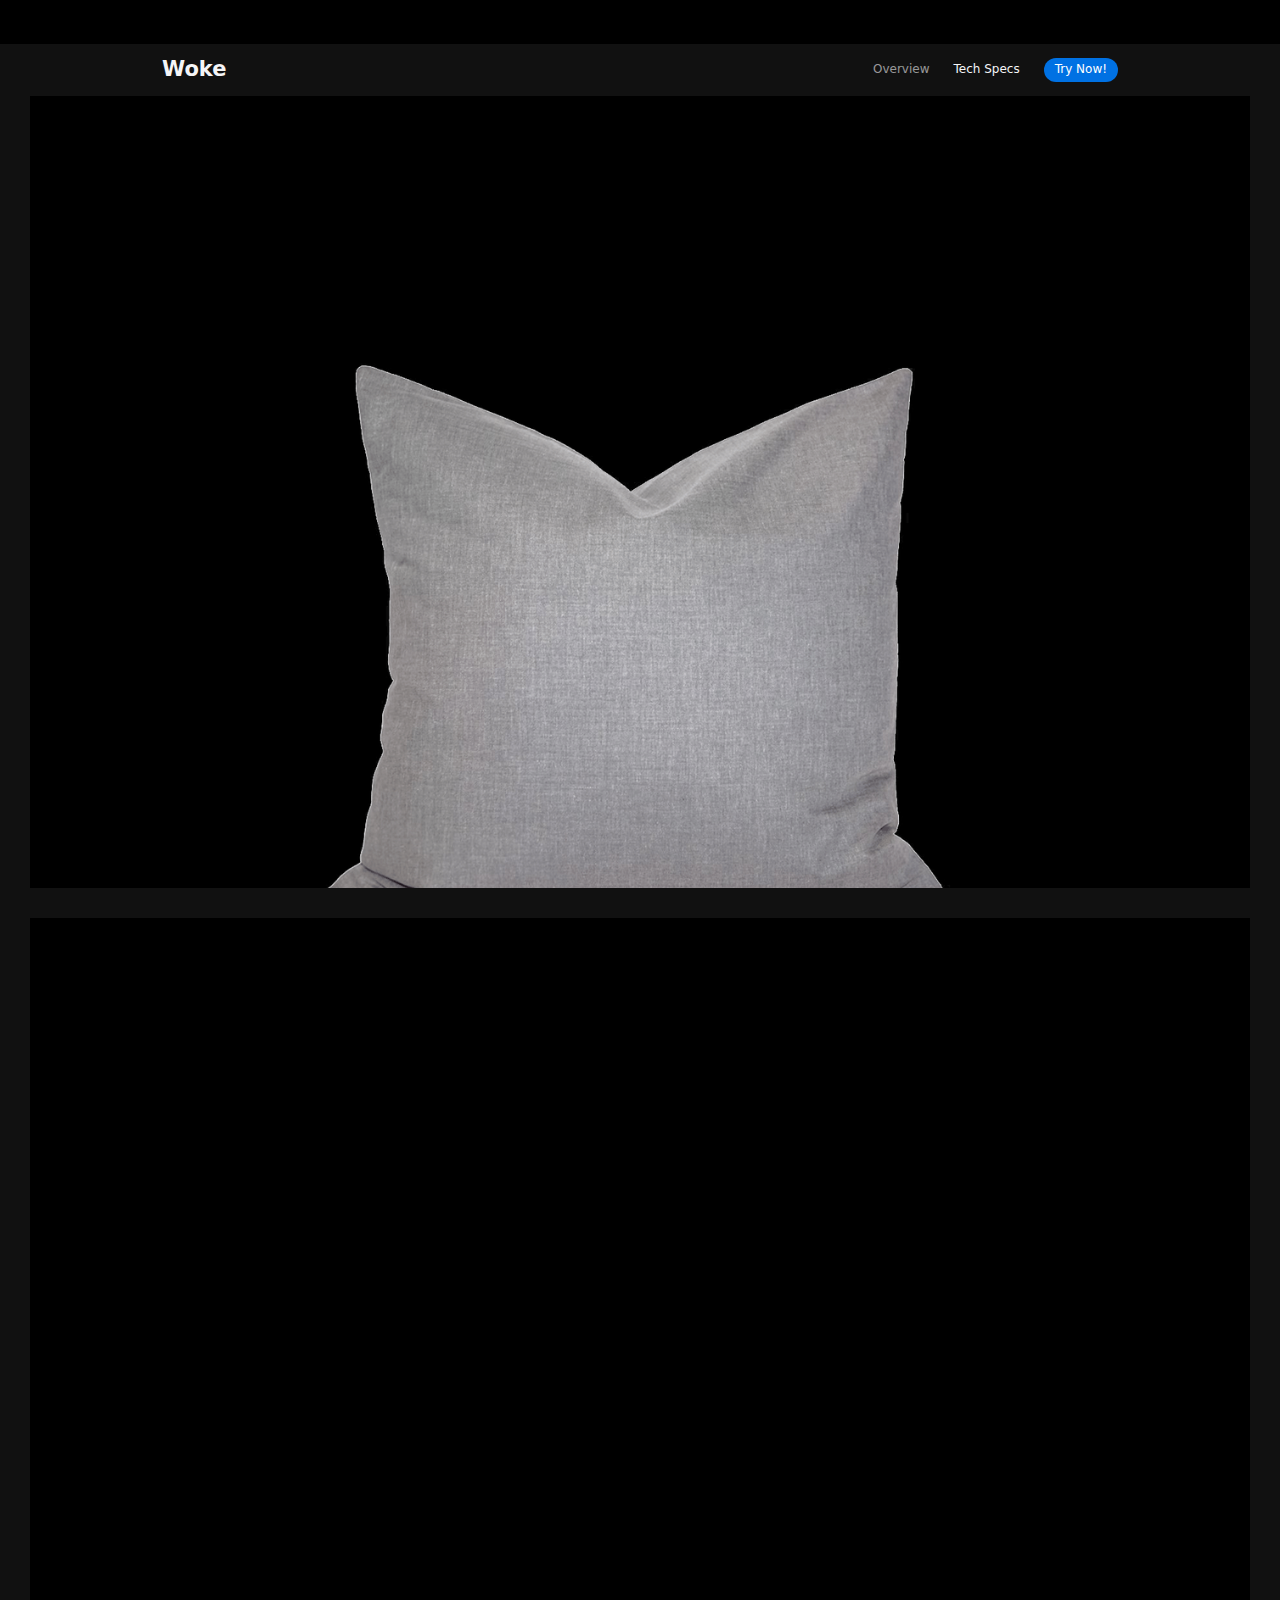
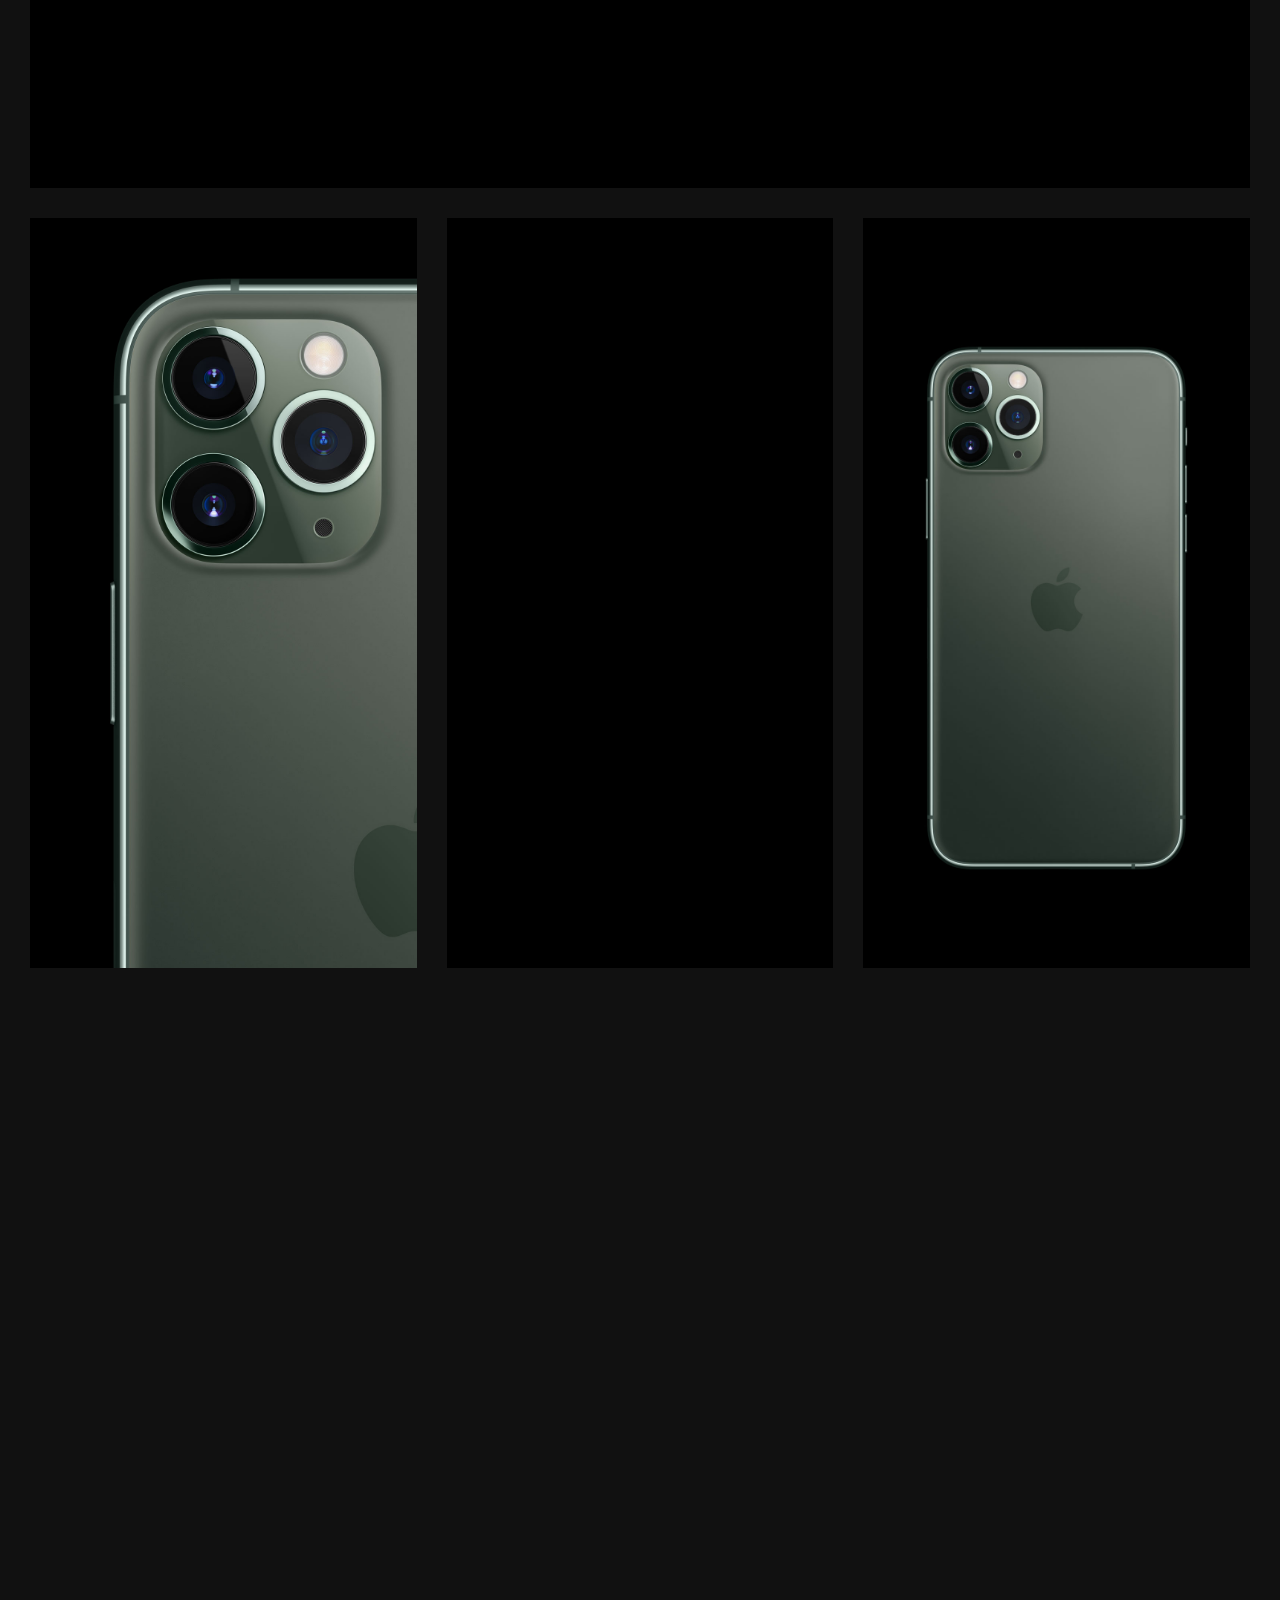
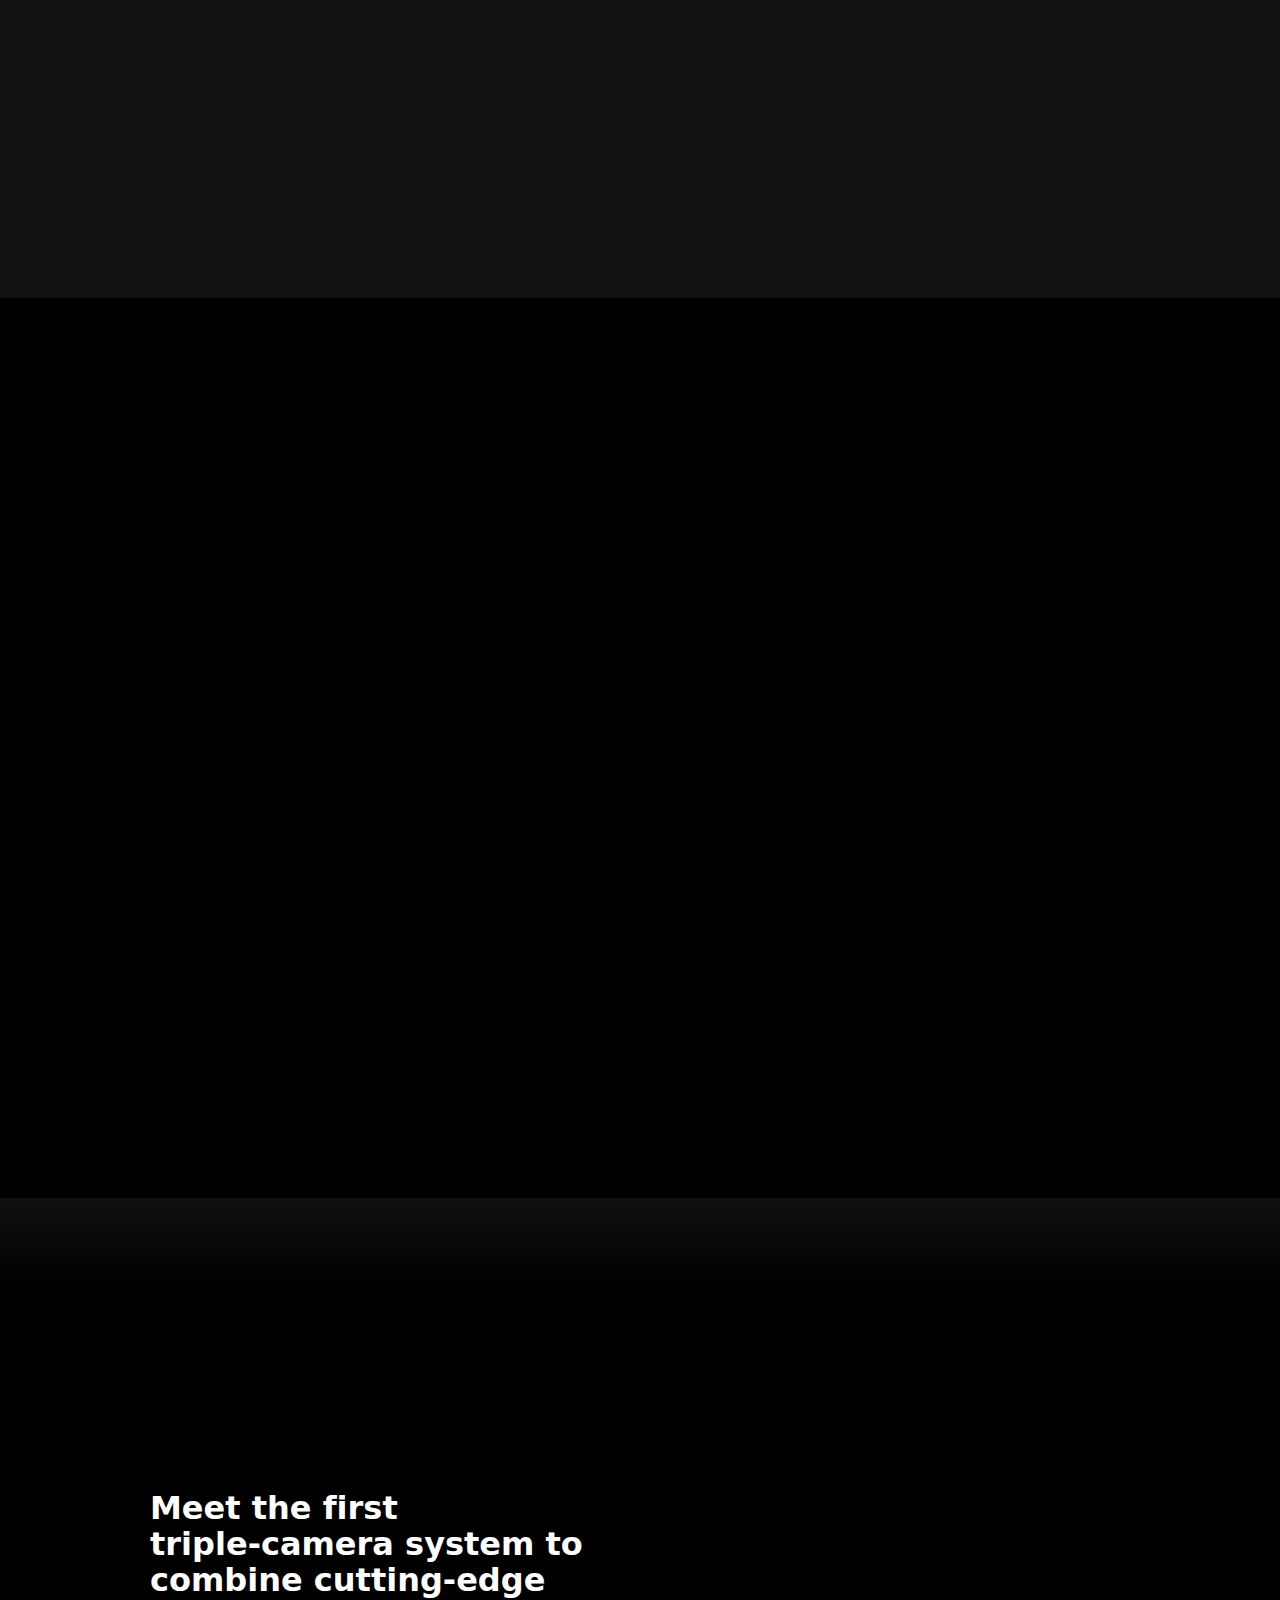
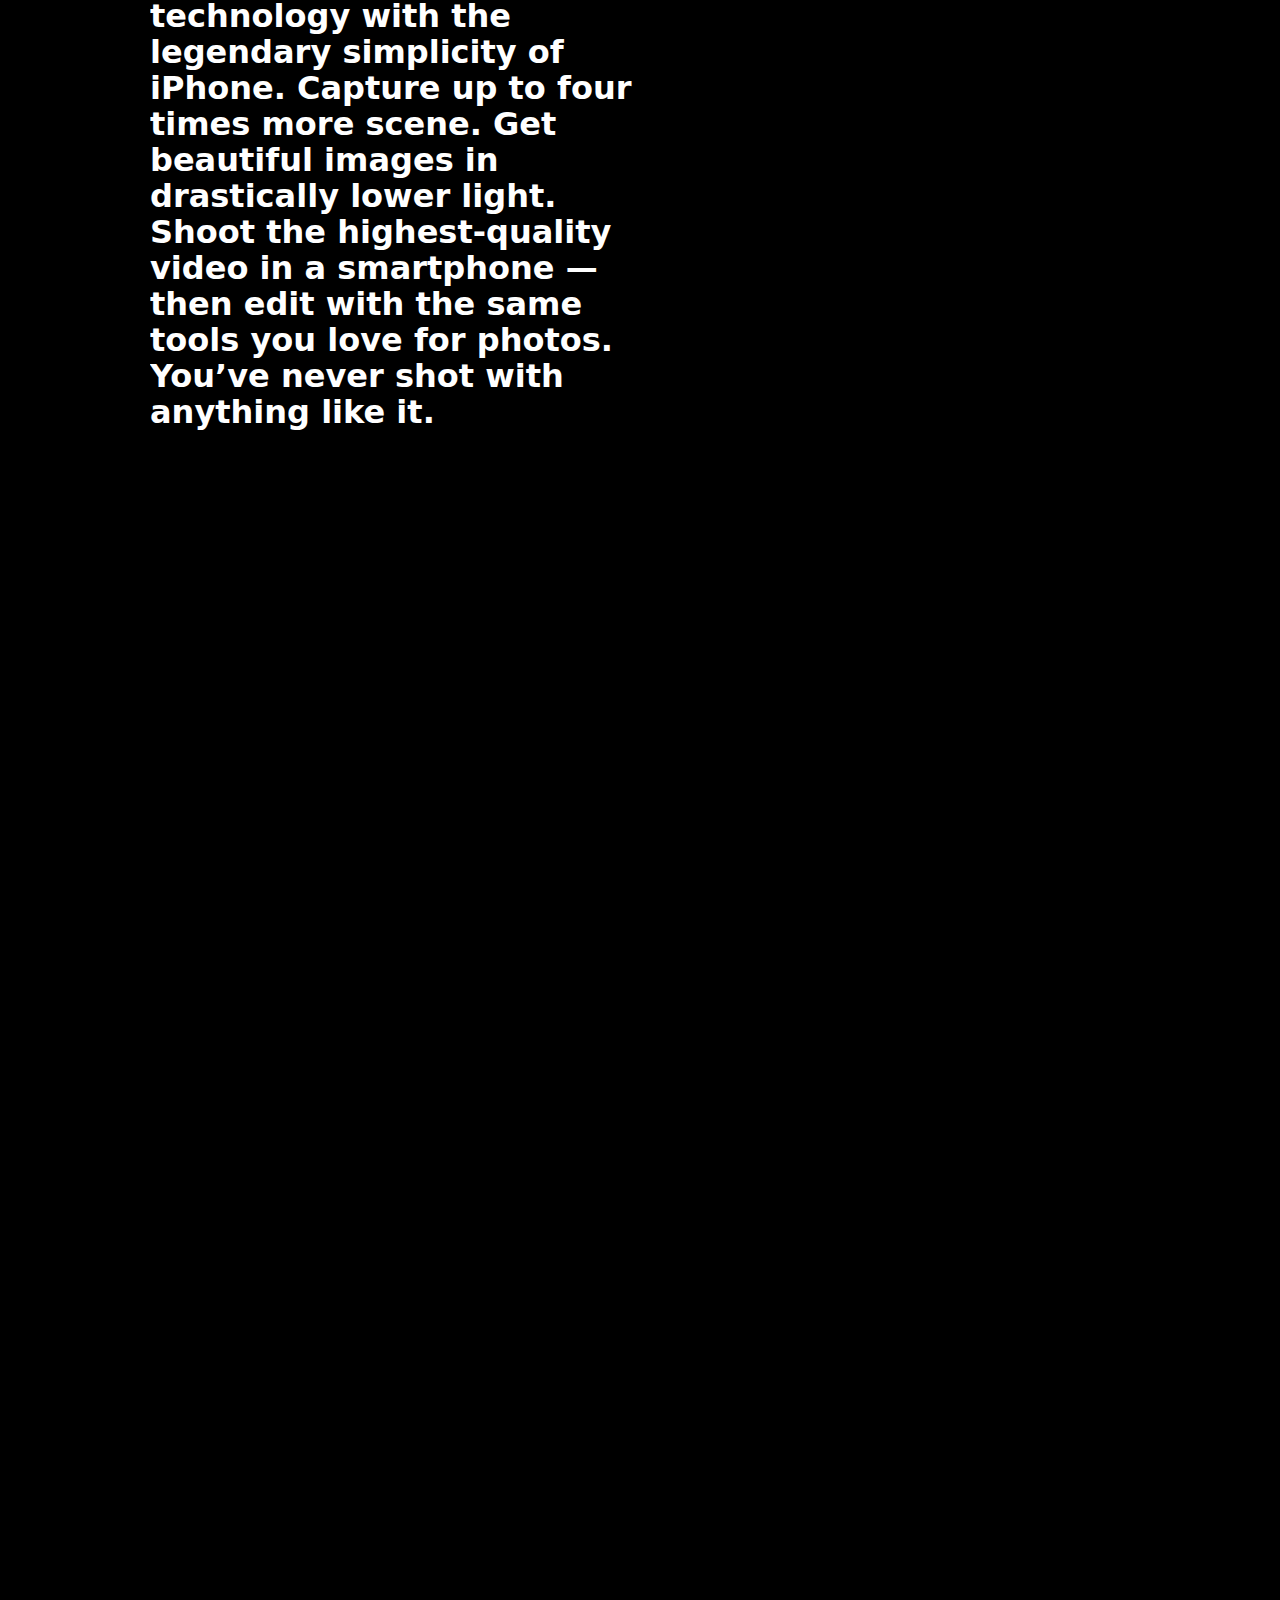
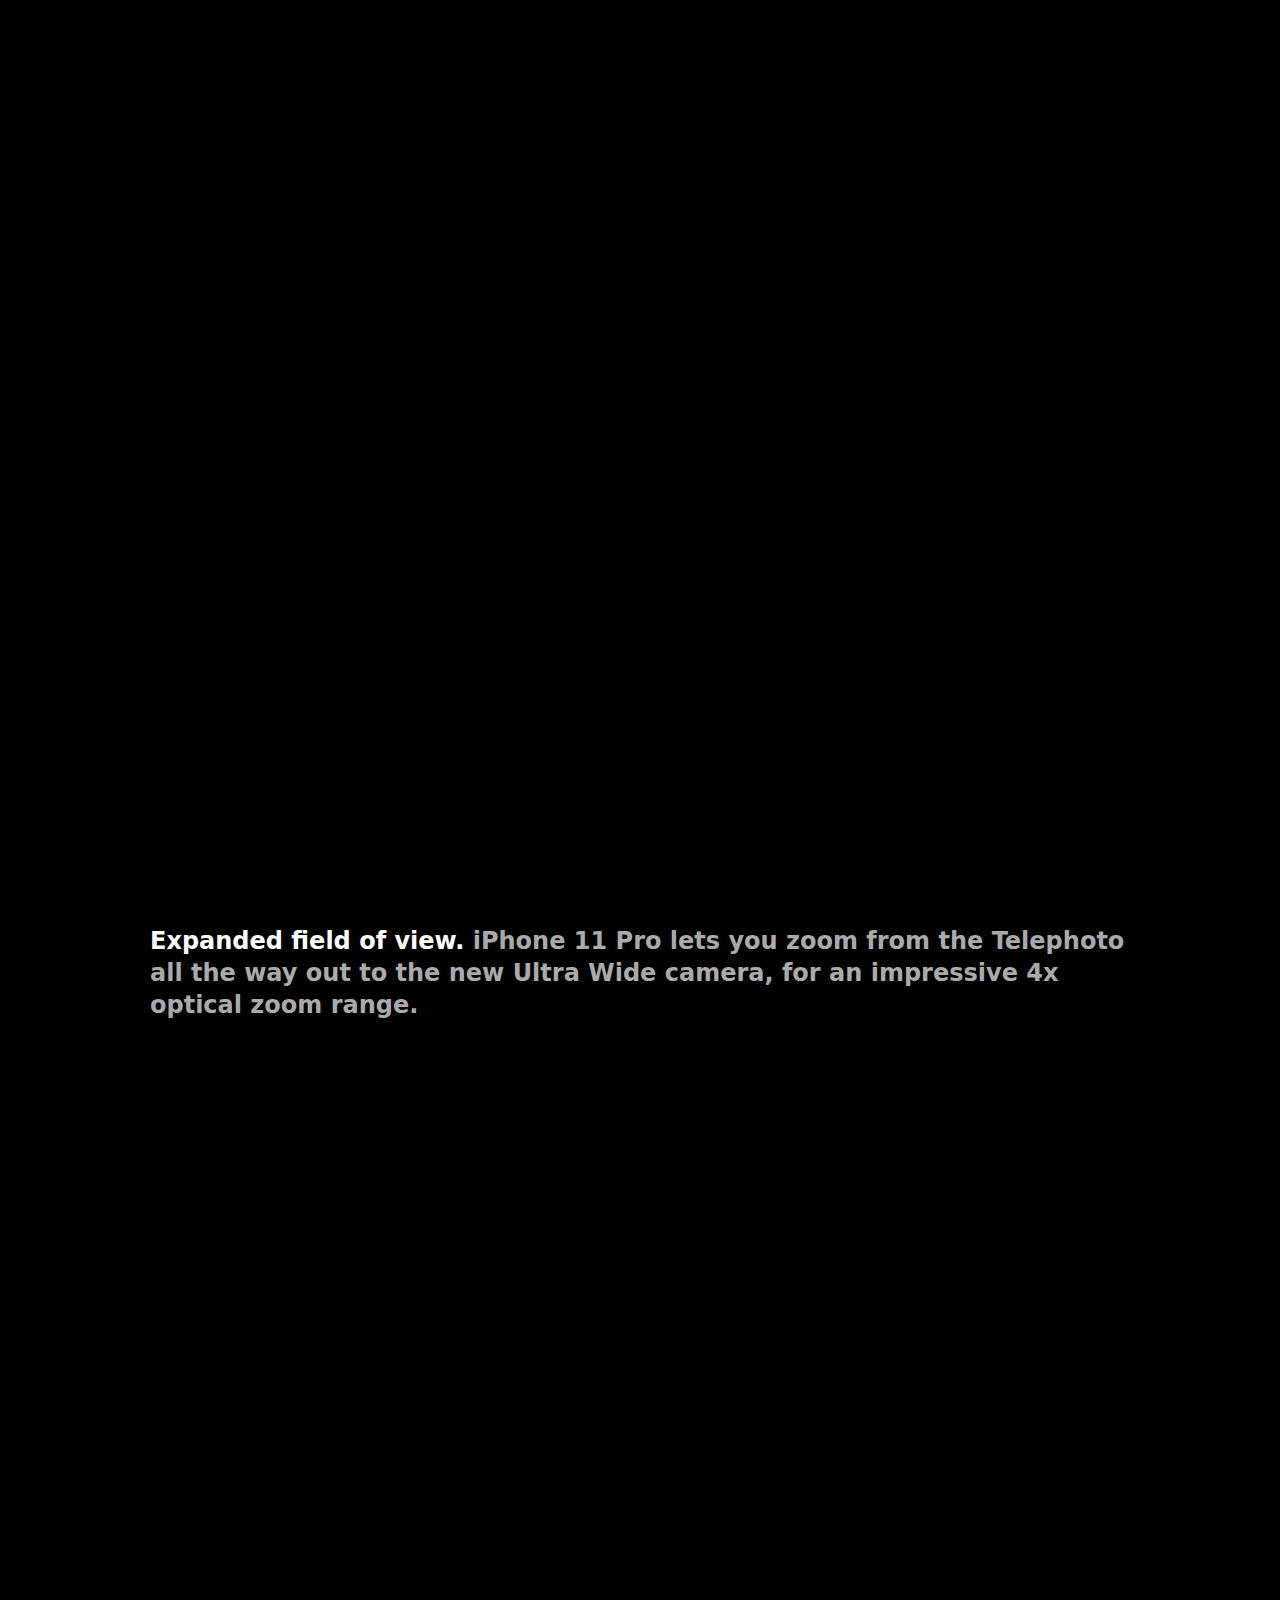
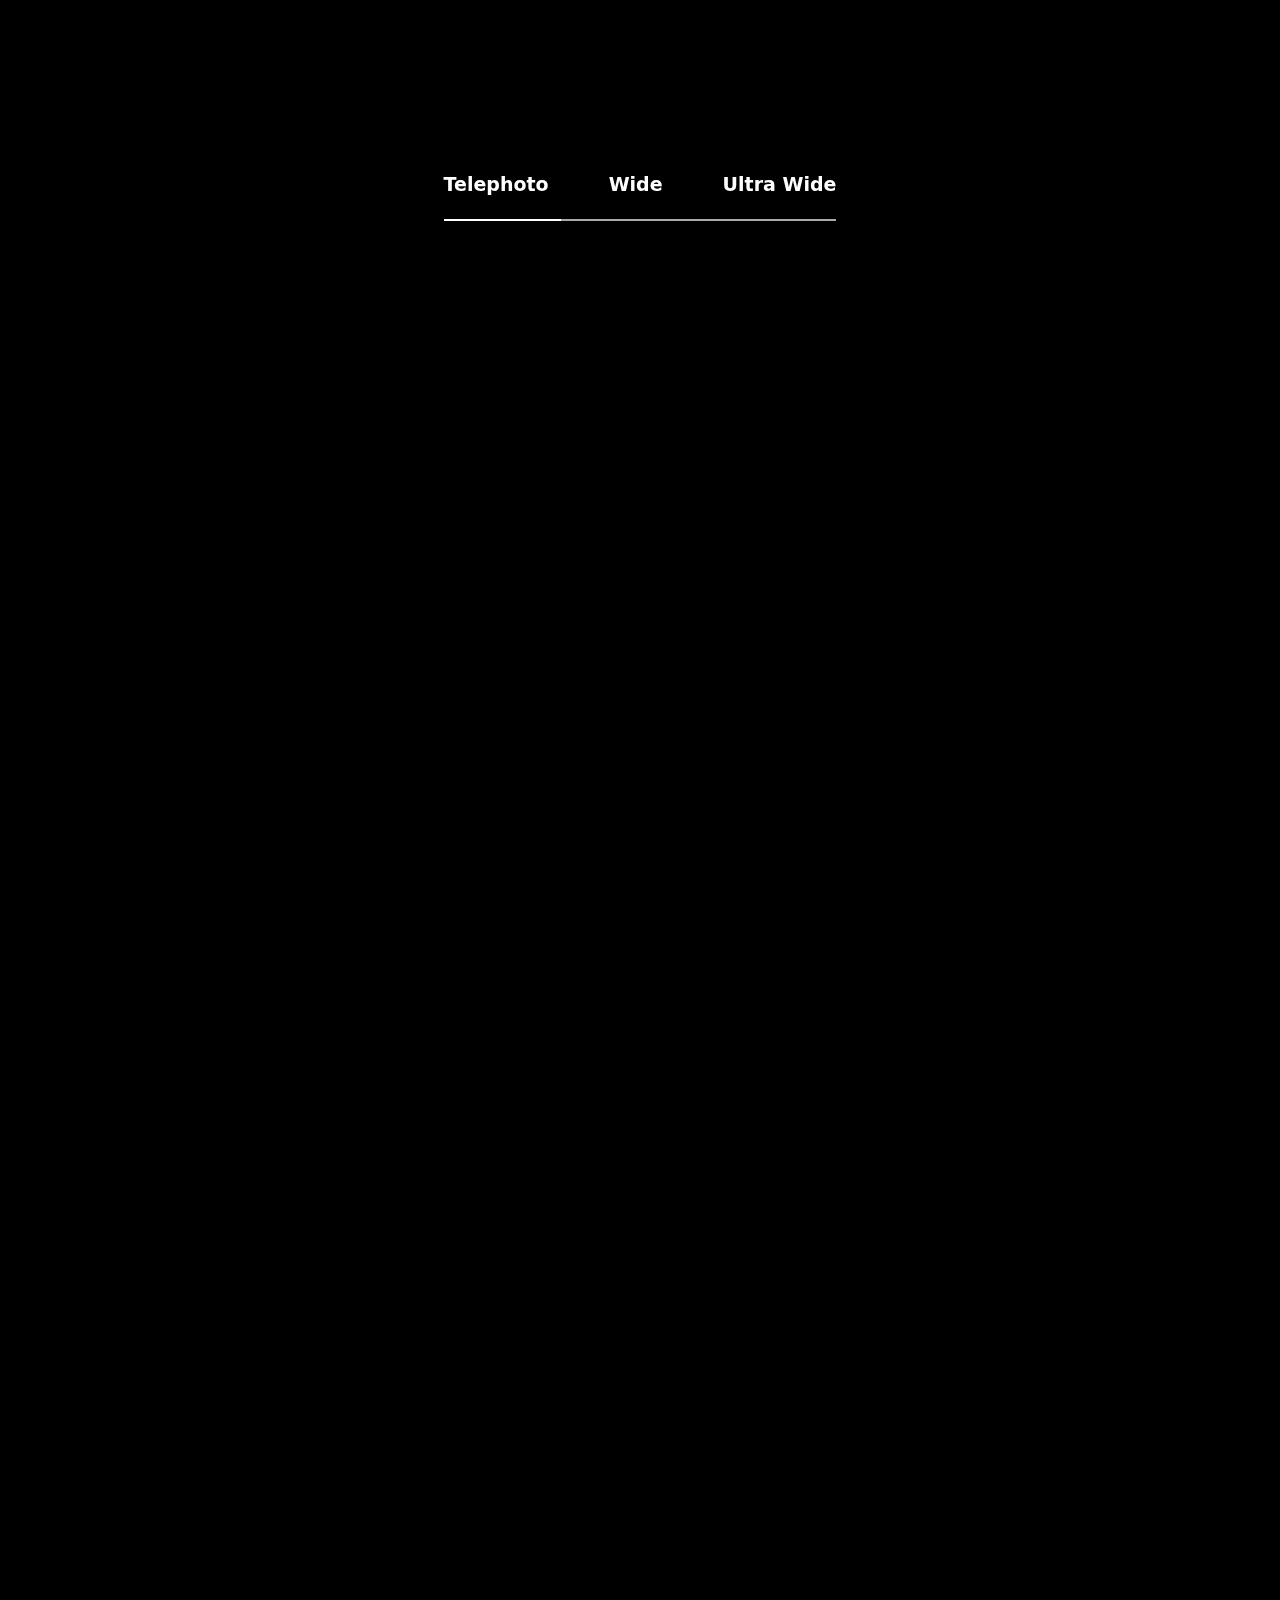
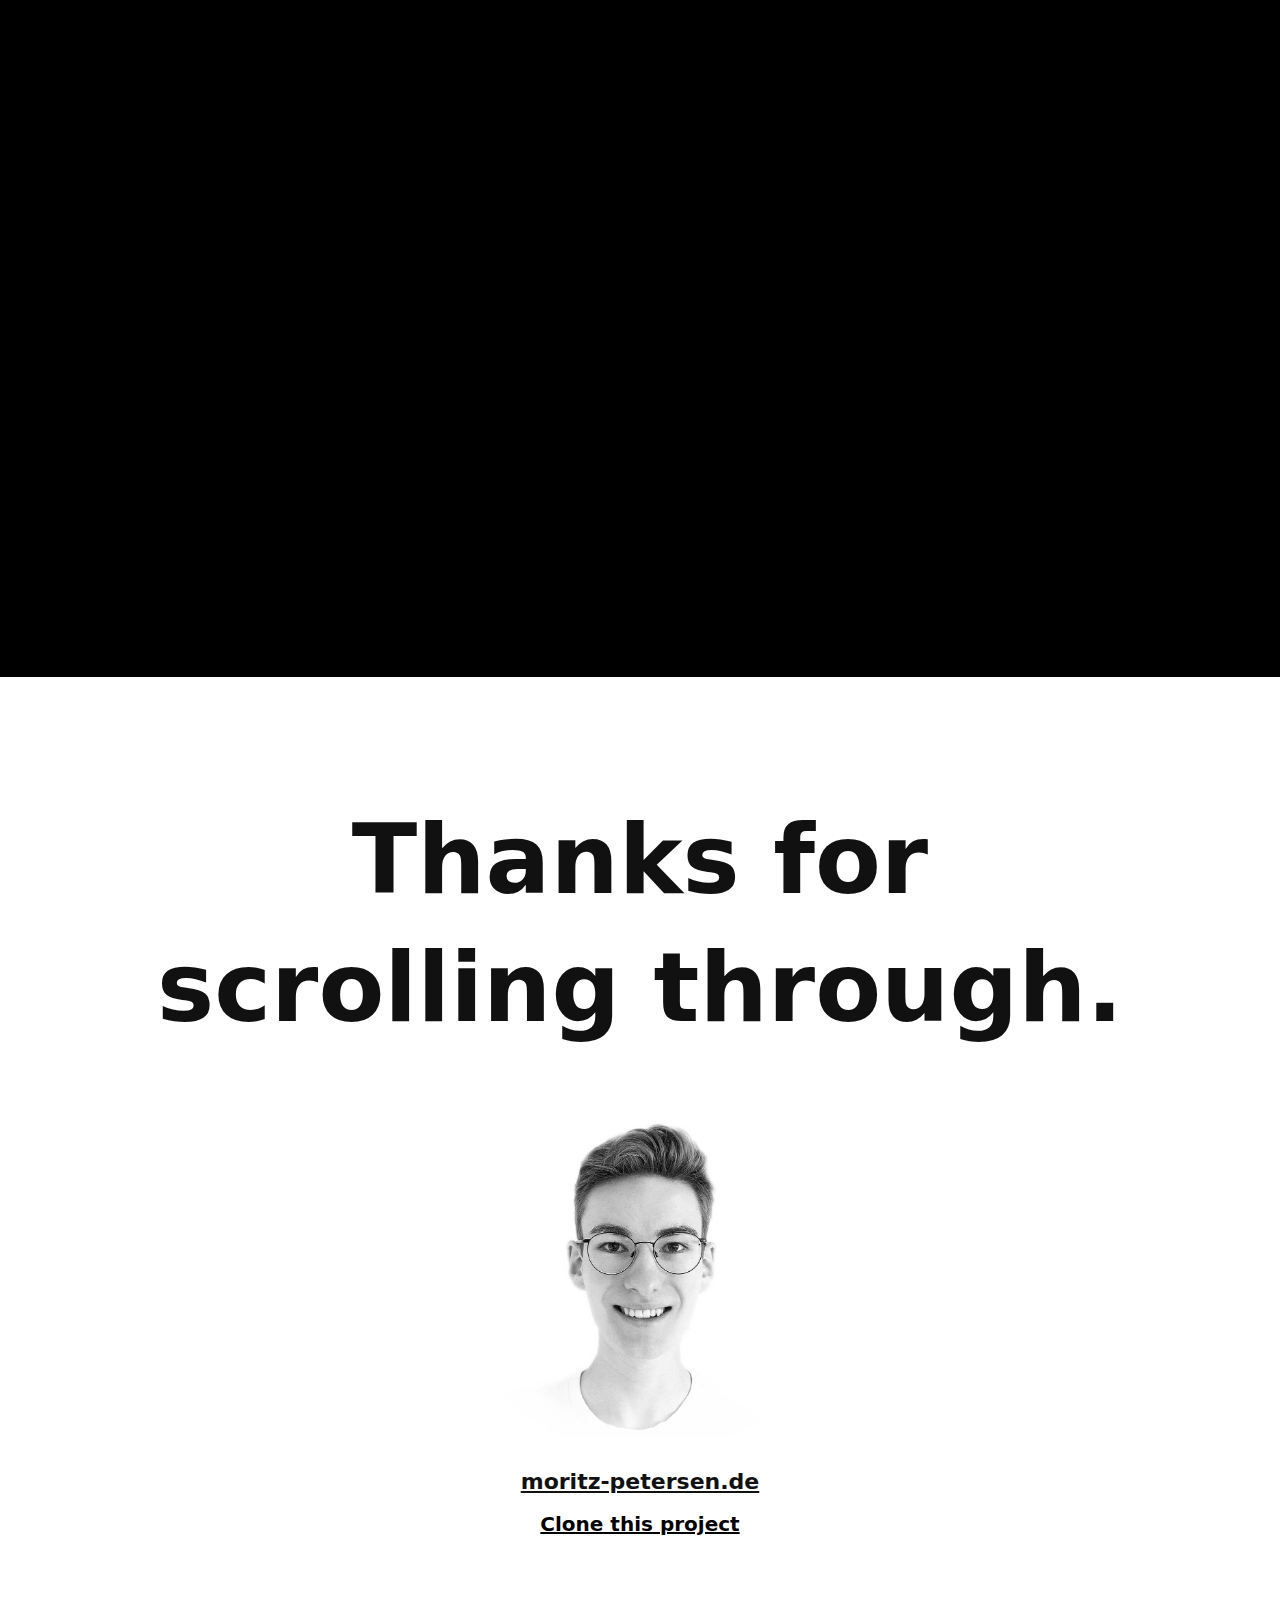
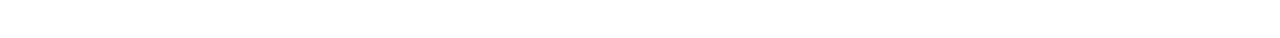
<file: index.html>
<!DOCTYPE html>
<!--  This site was created in Webflow. http://www.webflow.com  -->
<!--  Last Published: Thu Nov 14 2019 16:38:55 GMT+0000 (Coordinated Universal Time)  -->
<html data-wf-page="5daf5150a0aa2b47bbb184bb" data-wf-site="5daf5150a0aa2b4d39b184b6">
<head>
  <meta charset="utf-8">
  <title>RebuildClone</title>
  <meta content="width=device-width, initial-scale=1" name="viewport">
  <meta content="Webflow" name="generator">
  <link href="css/normalize.css" rel="stylesheet" type="text/css">
  <link href="css/webflow.css" rel="stylesheet" type="text/css">
  <link href="css/rebuildclone.webflow.css" rel="stylesheet" type="text/css">
  <!-- [if lt IE 9]><script src="https://cdnjs.cloudflare.com/ajax/libs/html5shiv/3.7.3/html5shiv.min.js" type="text/javascript"></script><![endif] -->
  <script type="text/javascript">!function(o,c){var n=c.documentElement,t=" w-mod-";n.className+=t+"js",("ontouchstart"in o||o.DocumentTouch&&c instanceof DocumentTouch)&&(n.className+=t+"touch")}(window,document);</script>
  <link href="images/favicon.ico" rel="shortcut icon" type="image/x-icon">
  <link href="images/webclip.png" rel="apple-touch-icon">
  <style>
* {
  -webkit-font-smoothing: antialiased;
  -moz-osx-font-smoothing: grayscale;
}
</style>
</head>
<body class="body">
  <div class="nav">
    <div class="container"></div>
  </div>
  <div class="iphone-nav">
    <div class="container">
      <div class="iphone-nav-content"><a href="#" class="iphone-nav-title">Woke</a>
        <div class="iphone-nav-menu"><a href="index.html" class="iphone-nav-link w--current">Overview</a><a href="#" class="iphone-nav-link">Tech Specs</a><a href="#" class="buy-button w-button">Try Now!</a></div>
      </div>
    </div>
  </div>
  <div class="hero">
    <div class="hero-image-container">
      <div class="hero-image"><img src="images/Sofa-Pillow-PNG-Image-Background-1.png" srcset="images/Sofa-Pillow-PNG-Image-Background-1-p-500.png 500w, images/Sofa-Pillow-PNG-Image-Background-1-p-800.png 800w, images/Sofa-Pillow-PNG-Image-Background-1.png 1050w" sizes="(max-width: 479px) 53vw, (max-width: 767px) 100vw, (max-width: 991px) 54vw, (max-width: 1981px) 53vw, 1050px" alt=""></div>
      <div class="hero-shadow"></div>
      <div class="hero-frame-bottom"></div>
    </div>
    <div class="hero-content">
      <div class="hero-content-conteiner">
        <div class="hero-frame-bottom mobile"></div>
        <div class="intro-sticky">
          <div class="intro-content">
            <h2 class="intro-subhead">Are you Tired of waking up your kids?</h2>
            <p class="intro-paragraph">By using Pi technology and wireless single sending, we developed new device</p>
            <div class="cta-links"><a href="home-copy.html" class="cta-link left">Try Here</a><a href="#" class="cta-link">First time? Learn here</a></div>
          </div>
          <div class="hero-frame-bottom"></div>
        </div>
      </div>
    </div>
    <div data-w-id="a43e723a-c07a-bbc9-4752-68ff158f5bb9" class="hero-triple-grid">
      <div class="hero-grid-container">
        <div class="hero-grid-image-1"><img src="images/triptych_left_landscape__eczd4p0wyv6u_large_2x-p-130x130q80.jpeg" srcset="images/triptych_left_landscape__eczd4p0wyv6u_large_2x-p-500.jpeg 500w, images/triptych_left_landscape__eczd4p0wyv6u_large_2x-p-800.jpeg 800w, images/triptych_left_landscape__eczd4p0wyv6u_large_2x.jpg 880w" sizes="(max-width: 479px) 32vw, (max-width: 767px) 100vw, (max-width: 991px) 41vw, 32vw" alt="" class="hero-grid-image-left"></div>
      </div>
      <div class="hero-grid-container"></div>
      <div class="hero-frame-bottom"></div>
      <div id="w-node-11ffcc6d4cd5-bbb184bb" class="hero-grid-container right"><img src="images/triptych_right_portrait__ghj7rkpn0umq_medium_2x-p-130x130q80.jpeg" srcset="images/triptych_right_portrait__ghj7rkpn0umq_medium_2x-p-800.jpeg 800w, images/triptych_right_portrait__ghj7rkpn0umq_medium_2x-p-1080.jpeg 1080w, images/triptych_right_portrait__ghj7rkpn0umq_medium_2x.jpg 1204w" sizes="(max-width: 479px) 28vw, (max-width: 767px) 100vw, (max-width: 991px) 39vw, 100vw" alt="" class="hero-gtid-image-3 tablet"><img src="images/triptych_right_landscape__ik46z8u34ki2_large_2x-p-130x130q80.jpeg" srcset="images/triptych_right_landscape__ik46z8u34ki2_large_2x-p-500.jpeg 500w, images/triptych_right_landscape__ik46z8u34ki2_large_2x.jpg 660w" sizes="(max-width: 991px) 100vw, 265px" alt="" class="hero-gtid-image-3"></div>
    </div>
    <div class="hero-dual-grid-section">
      <div class="hero-dual-grid-container">
        <div class="hero-dual-grid-sticky">
          <div class="hero-dual-grid">
            <div id="w-node-372eac51c5b2-bbb184bb" class="dual-grid-left">
              <div class="take-a-closer-look-content">
                <h2 class="section-headline">Take a closer look.</h2>
                <p class="section-paragraph">Two sizes. Four finishes. Stainless steel and glass design.</p>
              </div>
            </div>
            <div class="img-wrapper-camera-glass">
              <div class="camera-glass-image"></div>
            </div>
          </div>
        </div>
      </div>
    </div>
  </div>
  <div class="cameras">
    <div class="camera-hero">
      <div data-w-id="e444597d-36a7-d9d4-6565-0dd387d1daa4" class="camera-hero-sticky-container">
        <div class="camera-hero-sticky-top">
          <div class="overflow-hidden">
            <div class="container camera">
              <div class="camera-hero-lens-container">
                <div class="top-lens">
                  <div class="lens-image top"></div>
                </div>
                <div class="middle-lens">
                  <div class="lens-image middle"></div>
                </div>
                <div class="bottom-lens">
                  <div class="lens-image bottom"></div>
                </div>
              </div>
              <div class="camera-hero-content">
                <div class="camera-hero-content-container">
                  <h2 class="camera-hero-heading">Pro camera system</h2>
                  <p class="camera-hero-headline">We’ve three‑upped ourselves.</p>
                </div>
              </div>
            </div>
          </div>
        </div>
      </div>
    </div>
    <div data-w-id="f89c2bad-7456-a0c5-c9a8-84cddfe870fa" class="camera-three-lens-system">
      <div class="three-lens-gradient-overlay"></div>
      <div class="three-lens-sticky-container">
        <div class="three-lens-intro">
          <div class="section-content three-lens">
            <div class="three-lens-intro-text">
              <p class="three-lens-headline">Meet the first triple‑camera system to combine cutting‑edge technology with the legendary simplicity of iPhone. Capture up to four times more scene. Get beautiful images in drastically lower light. Shoot the highest‑quality video in a smartphone — then edit with the same tools you love for photos. You’ve never shot with anything like it.</p>
            </div>
          </div>
        </div>
        <div class="intro-hardware div-block">
          <div class="image-intro-hardware"></div>
        </div>
        <div class="three-lens-sticka-hardware-mobile-only">
          <div class="hardware-container-mobile">
            <div class="section-content three-lens">
              <div class="hardware-container">
                <div class="image-hardware-phone"></div>
                <div class="image-hardware-lens middle"></div>
                <div class="image-hardware-lens top"></div>
                <div class="image-hardware-lens bottom"></div>
              </div>
            </div>
          </div>
        </div>
        <div class="three-lens-sticky-hardware-callout">
          <div class="overflow-hidden">
            <div class="section-content sticky-callout">
              <div class="callout middle">
                <div class="left-column">
                  <div class="callout-single-lens middle">
                    <h3 class="callout-tittle middle"><span class="visiually-hidden">Ultra Wide Camera</span></h3>
                    <div class="callout-keyline middle"></div>
                    <ul class="callout-details w-list-unstyled">
                      <li class="detail">13 mm focal length</li>
                      <li class="detail">ƒ/2.4 aperture</li>
                      <li class="detail">5-element lens</li>
                      <li class="detail">120° field of view</li>
                      <li class="detail">4x more scene</li>
                      <li class="detail">12MP sensor</li>
                    </ul>
                  </div>
                </div>
                <div class="right-column">
                  <div class="hardware-container">
                    <div class="image-hardware-phone"></div>
                    <div class="image-hardware-lens middle"></div>
                  </div>
                </div>
              </div>
              <div class="callout top">
                <div class="left-column">
                  <div class="callout-single-lens top">
                    <h3 class="callout-tittle top"><span class="visiually-hidden">Ultra Wide Camera</span></h3>
                    <div class="callout-keyline top"></div>
                    <ul class="callout-details w-list-unstyled">
                      <li class="detail">26 mm focal length</li>
                      <li class="detail">ƒ/1.8 aperture</li>
                      <li class="detail">6-element lens</li>
                      <li class="detail">Optical image stabilization</li>
                      <li class="detail">100% Focus Pixels</li>
                      <li class="detail">New 12MP sensor</li>
                    </ul>
                  </div>
                </div>
                <div class="right-column">
                  <div class="hardware-container">
                    <div class="image-hardware-lens top"></div>
                  </div>
                </div>
              </div>
              <div class="callout bottom">
                <div class="left-column">
                  <div class="callout-single-lens bottom">
                    <h3 class="callout-tittle bottom"><span class="visiually-hidden">Ultra Wide Camera</span></h3>
                    <div class="callout-keyline bottom"></div>
                    <ul class="callout-details w-list-unstyled">
                      <li class="detail">52 mm focal length</li>
                      <li class="detail">Larger ƒ/2.0 aperture</li>
                      <li class="detail">6-element lens</li>
                      <li class="detail">Optical image stabilization</li>
                      <li class="detail">2x optical zoom</li>
                      <li class="detail">12MP sensor</li>
                    </ul>
                  </div>
                </div>
                <div class="right-column">
                  <div class="hardware-container">
                    <div class="image-hardware-lens bottom"></div>
                  </div>
                </div>
              </div>
            </div>
          </div>
        </div>
      </div>
    </div>
    <div class="camera-field-view">
      <div class="fov-intro">
        <div class="section-content flex">
          <p class="fov-intro-text">Expanded field of view. <span class="text-span">iPhone 11 Pro lets you zoom from the Telephoto all the way out to the new Ultra Wide camera, for an impressive 4x optical zoom range.</span></p>
        </div>
      </div>
      <div data-w-id="ad2c5d42-cf40-b329-f28e-85bf7d029062" class="fov-sticky-container">
        <div class="fov-sticky-content">
          <div class="fov-gallery-container">
            <div class="tab-nav">
              <ul class="tabnav-items">
                <li class="tabnav-item"><a href="#" class="tabnav-link">Telephoto</a></li>
                <li class="tabnav-item"><a href="#" class="tabnav-link">Wide</a></li>
                <li class="tabnav-item last"><a href="#" class="tabnav-link">Ultra Wide</a></li>
              </ul>
              <div class="tabnav-keyline">
                <div class="keyline-selcted"></div>
              </div>
            </div>
            <div class="fov-gallery overflow-hidden">
              <div class="fov-gallery-item">
                <div class="img-fov-gallery tele"></div>
              </div>
              <div class="fov-gallery-item">
                <div class="img-fov-gallery wide"></div>
              </div>
              <div class="fov-gallery-item">
                <div class="img-fov-gallery ultrawide"></div>
              </div>
            </div>
          </div>
        </div>
      </div>
    </div>
  </div>
  <div class="thanks">
    <div class="container">
      <h3 class="thanks-heading">Thanks for scrolling through.</h3>
      <div class="madeby"><img src="images/home-hero-image-p-130x130q80.jpeg" srcset="images/home-hero-image-p-500.jpeg 500w, images/home-hero-image-p-800.jpeg 800w, images/home-hero-image.jpg 1024w" sizes="(max-width: 479px) 92vw, (max-width: 767px) 100vw, 350px" alt="" class="made-by-image"><a href="http://moritz-petersen.de/en" class="link">moritz-petersen.de</a>
        <a href="#" class="open-in-webflow-link w-inline-block">
          <div class="text-block">Clone this project</div>
        </a>
      </div>
    </div>
  </div>
  <div class="rotate-phone">
    <h6 class="heading-3">Please rotate your phone.</h6>
  </div>
  <script src="https://d3e54v103j8qbb.cloudfront.net/js/jquery-3.4.1.min.220afd743d.js" type="text/javascript" integrity="sha256-CSXorXvZcTkaix6Yvo6HppcZGetbYMGWSFlBw8HfCJo=" crossorigin="anonymous"></script>
  <script src="js/webflow.js" type="text/javascript"></script>
  <!-- [if lte IE 9]><script src="https://cdnjs.cloudflare.com/ajax/libs/placeholders/3.0.2/placeholders.min.js"></script><![endif] -->
</body>
</html>
</file>
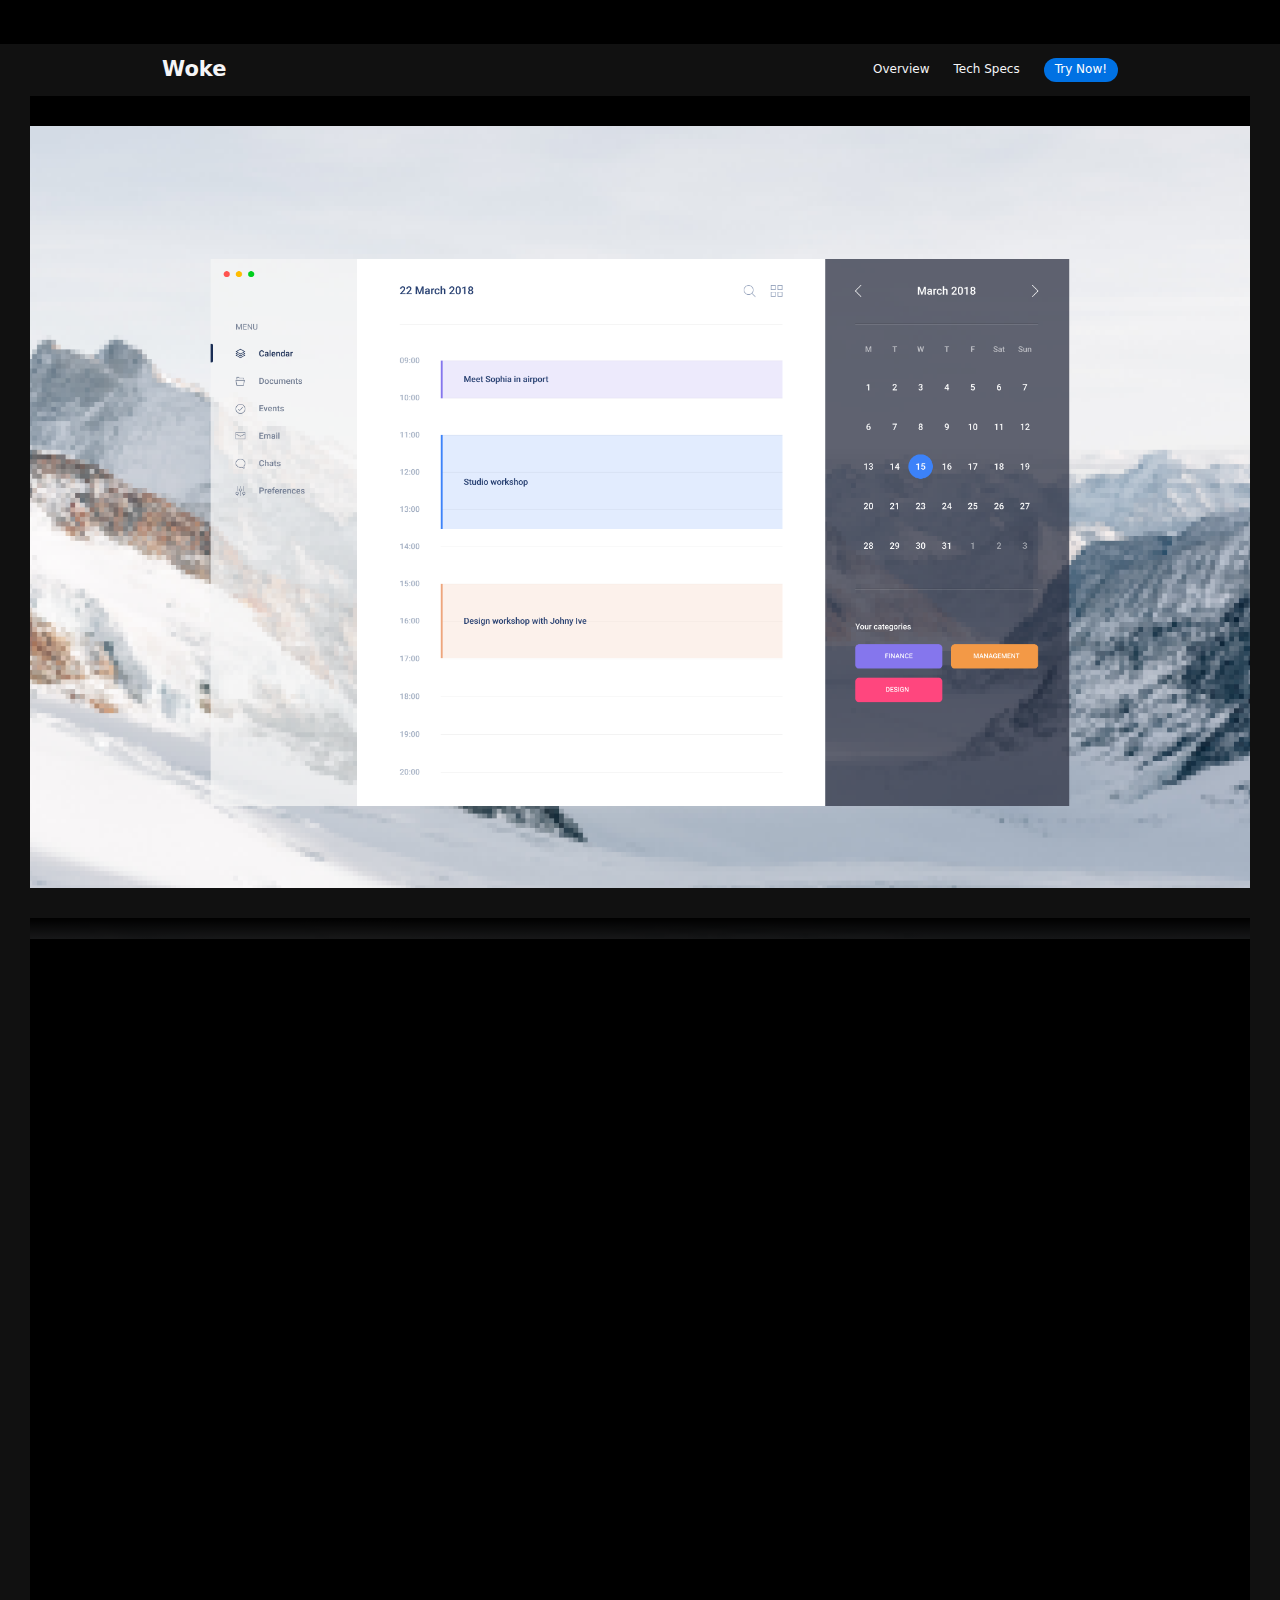
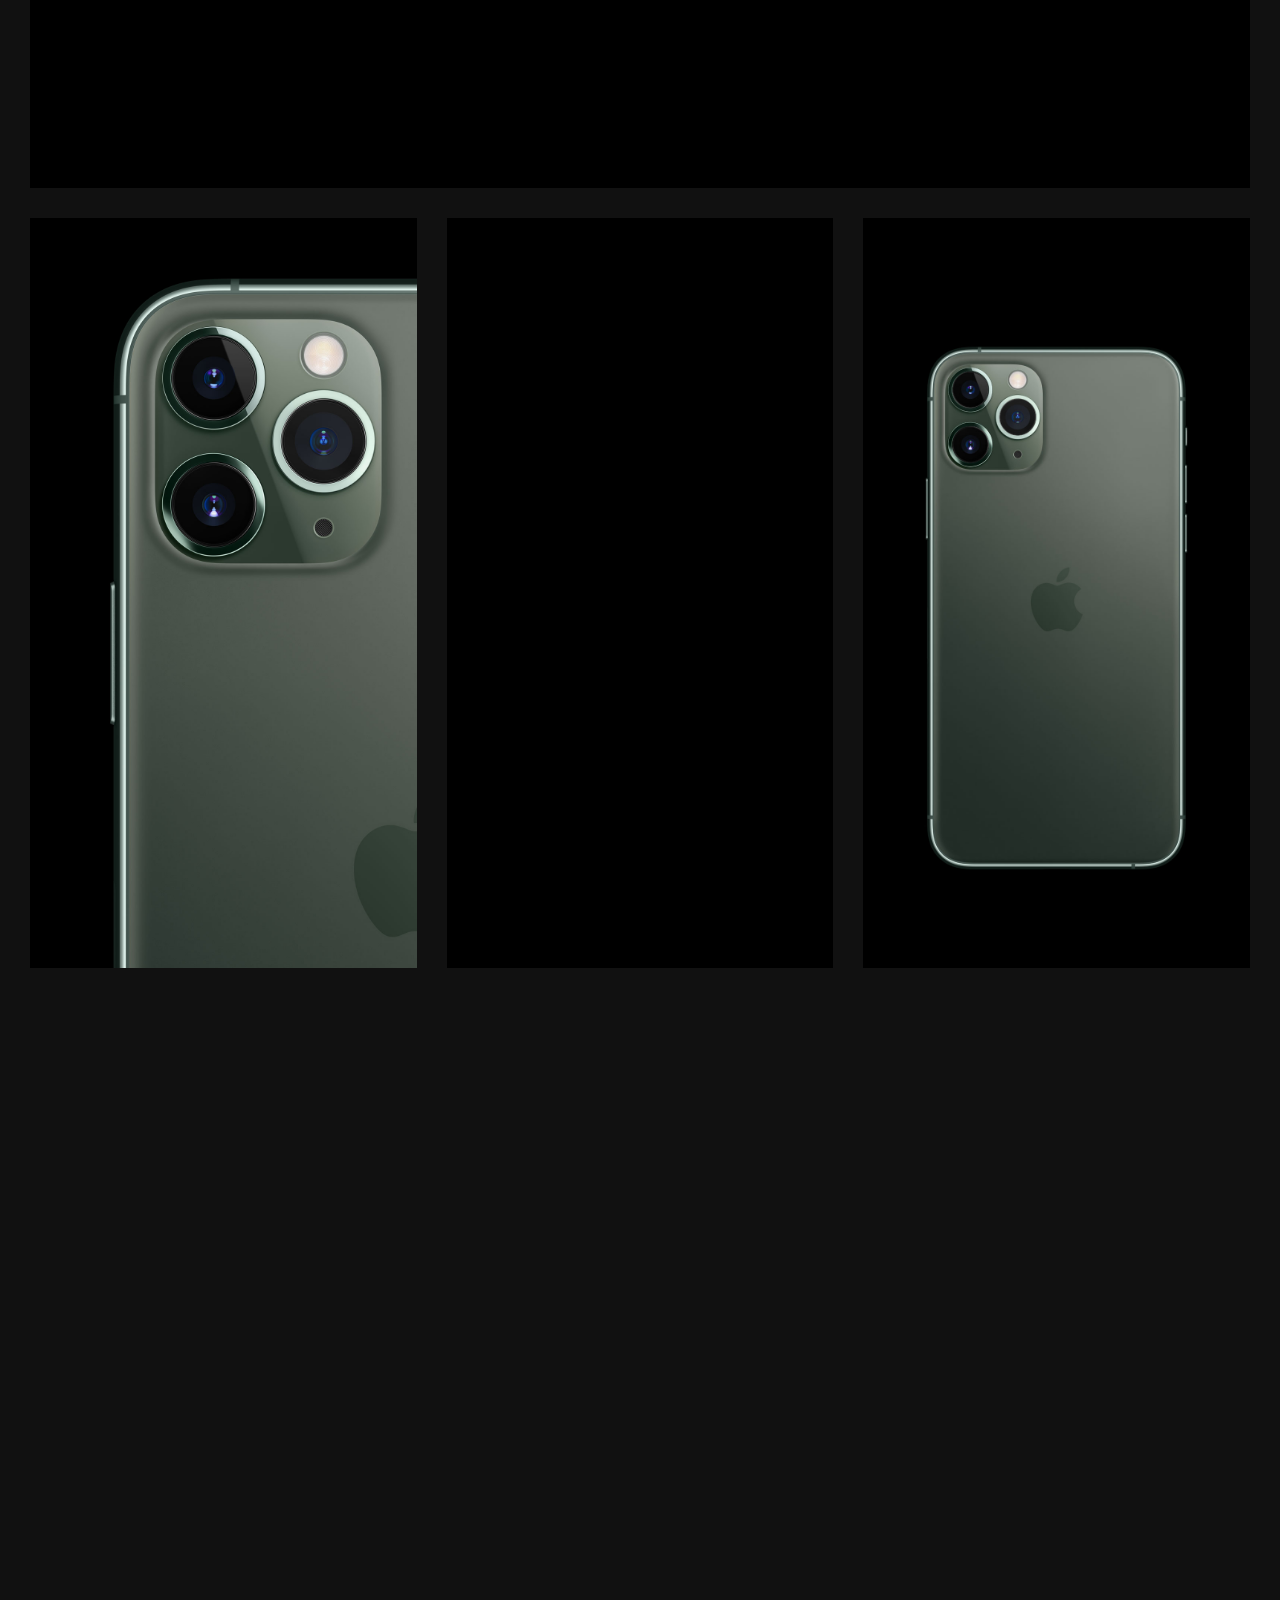
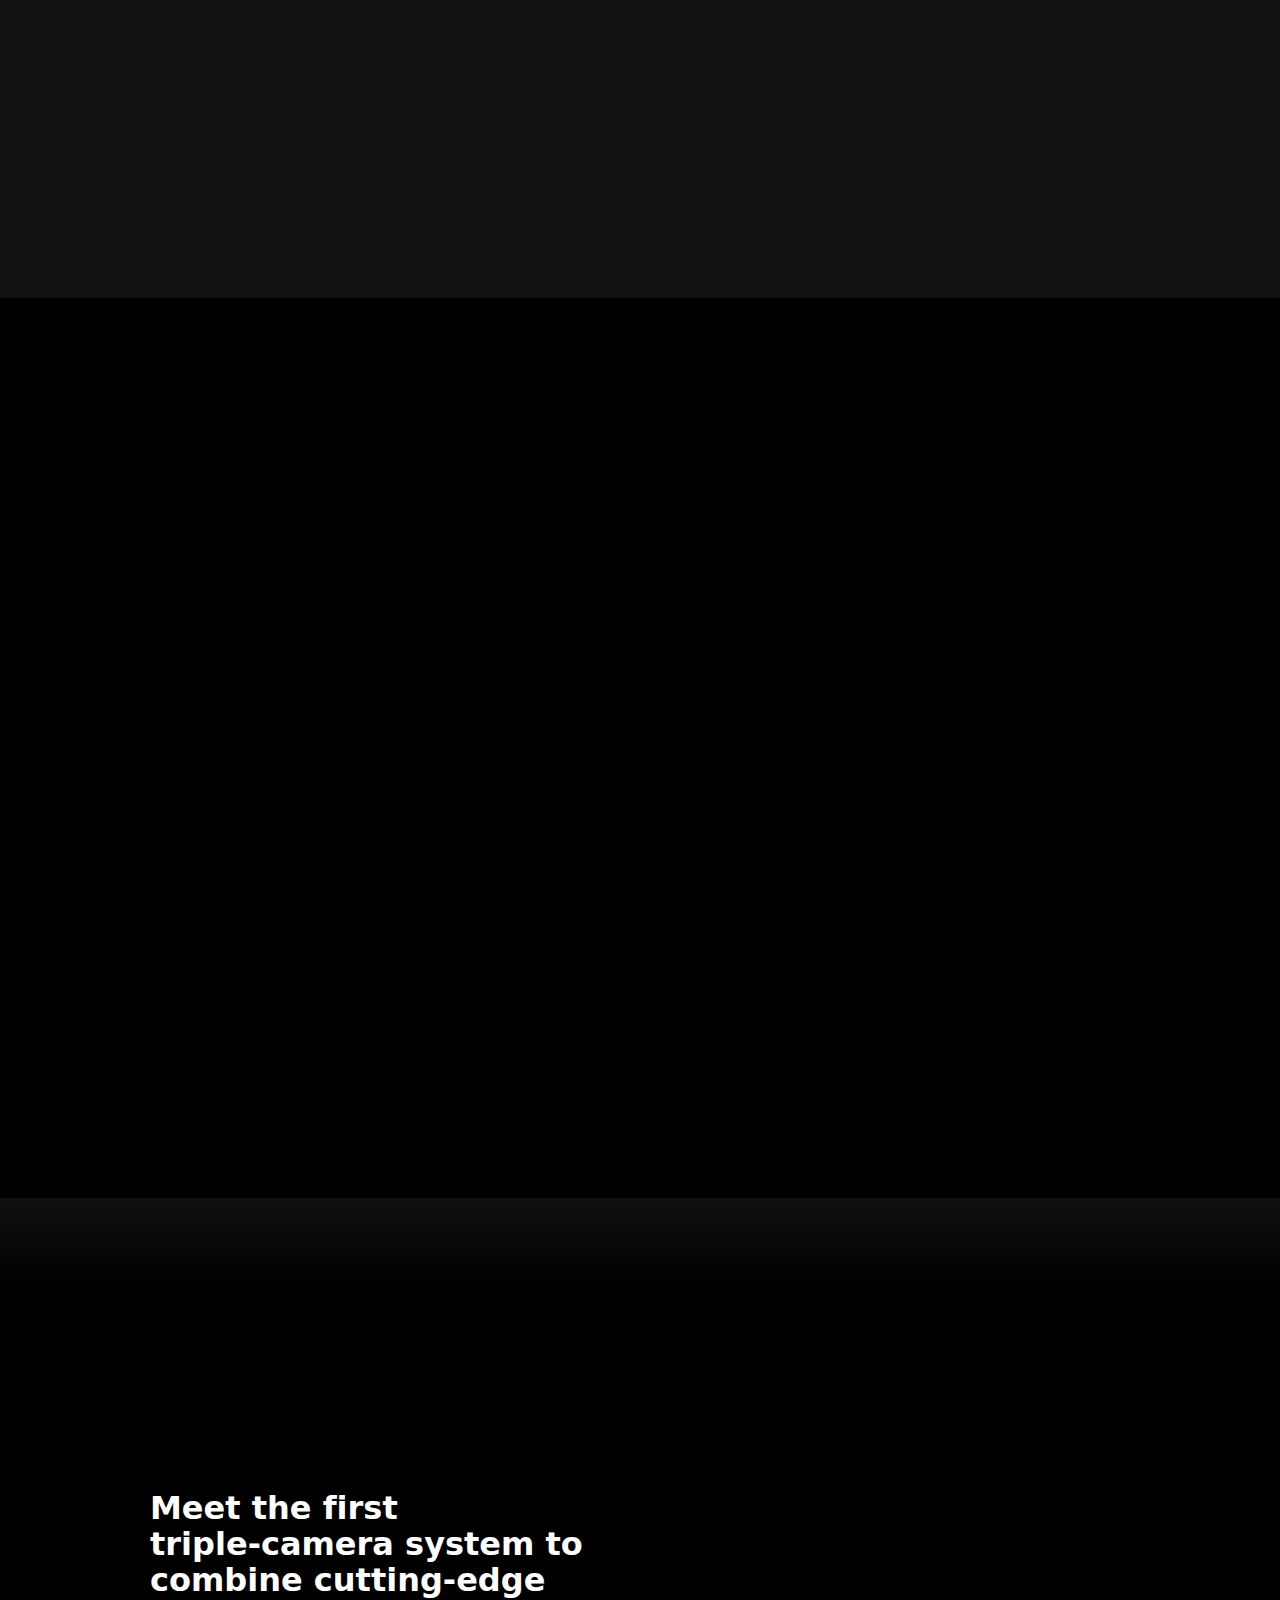
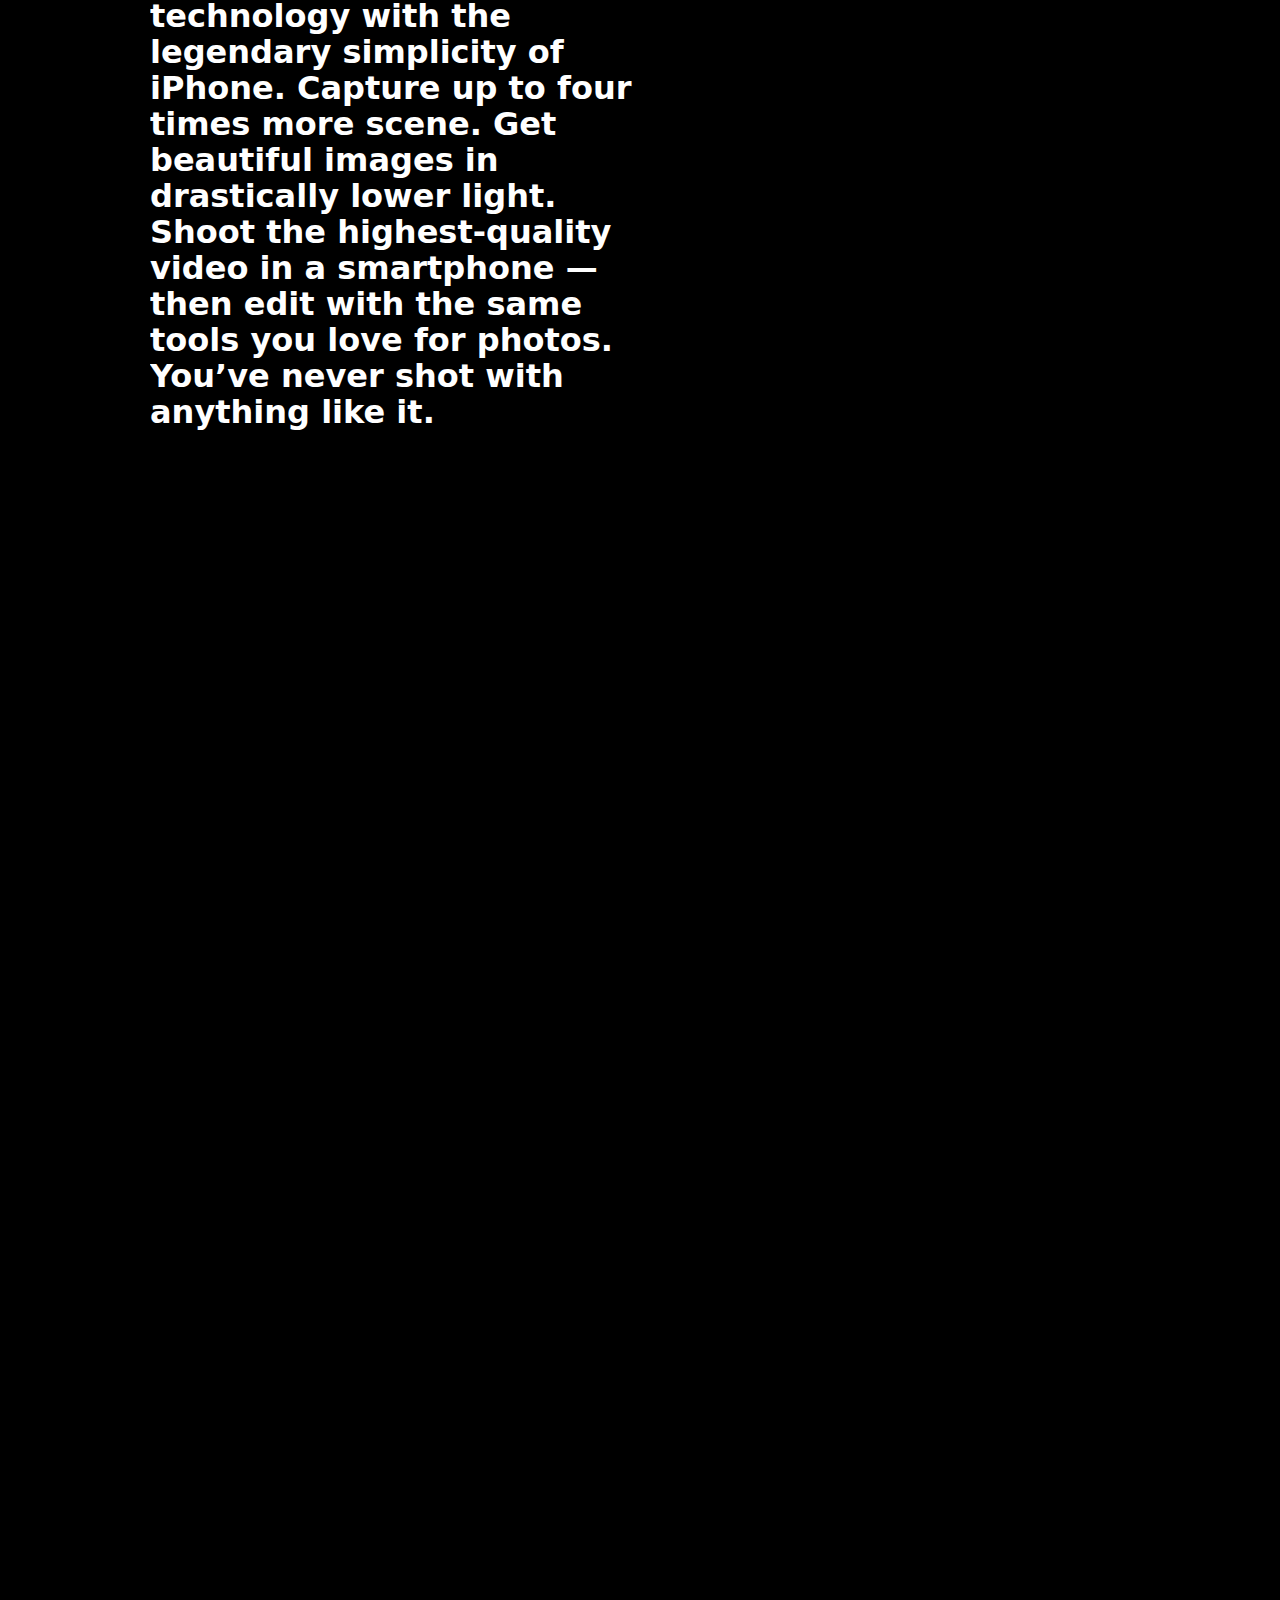
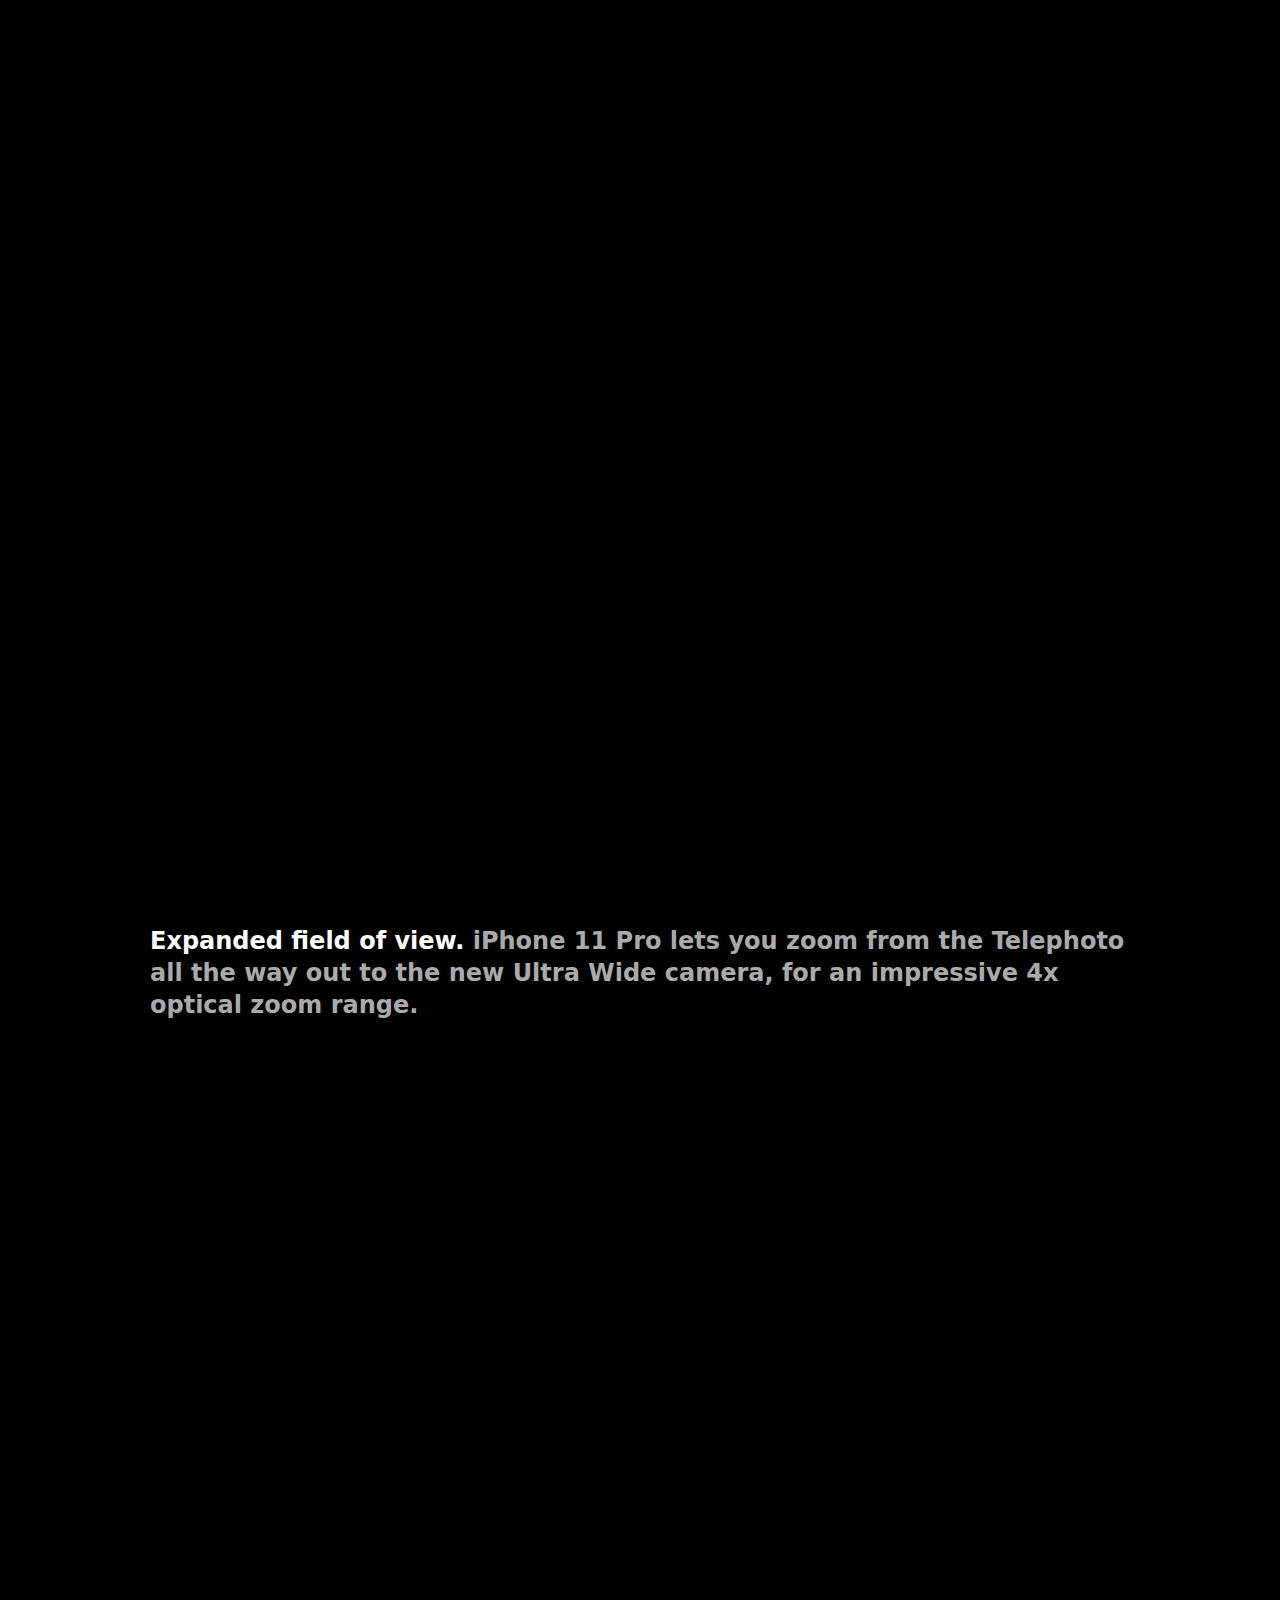
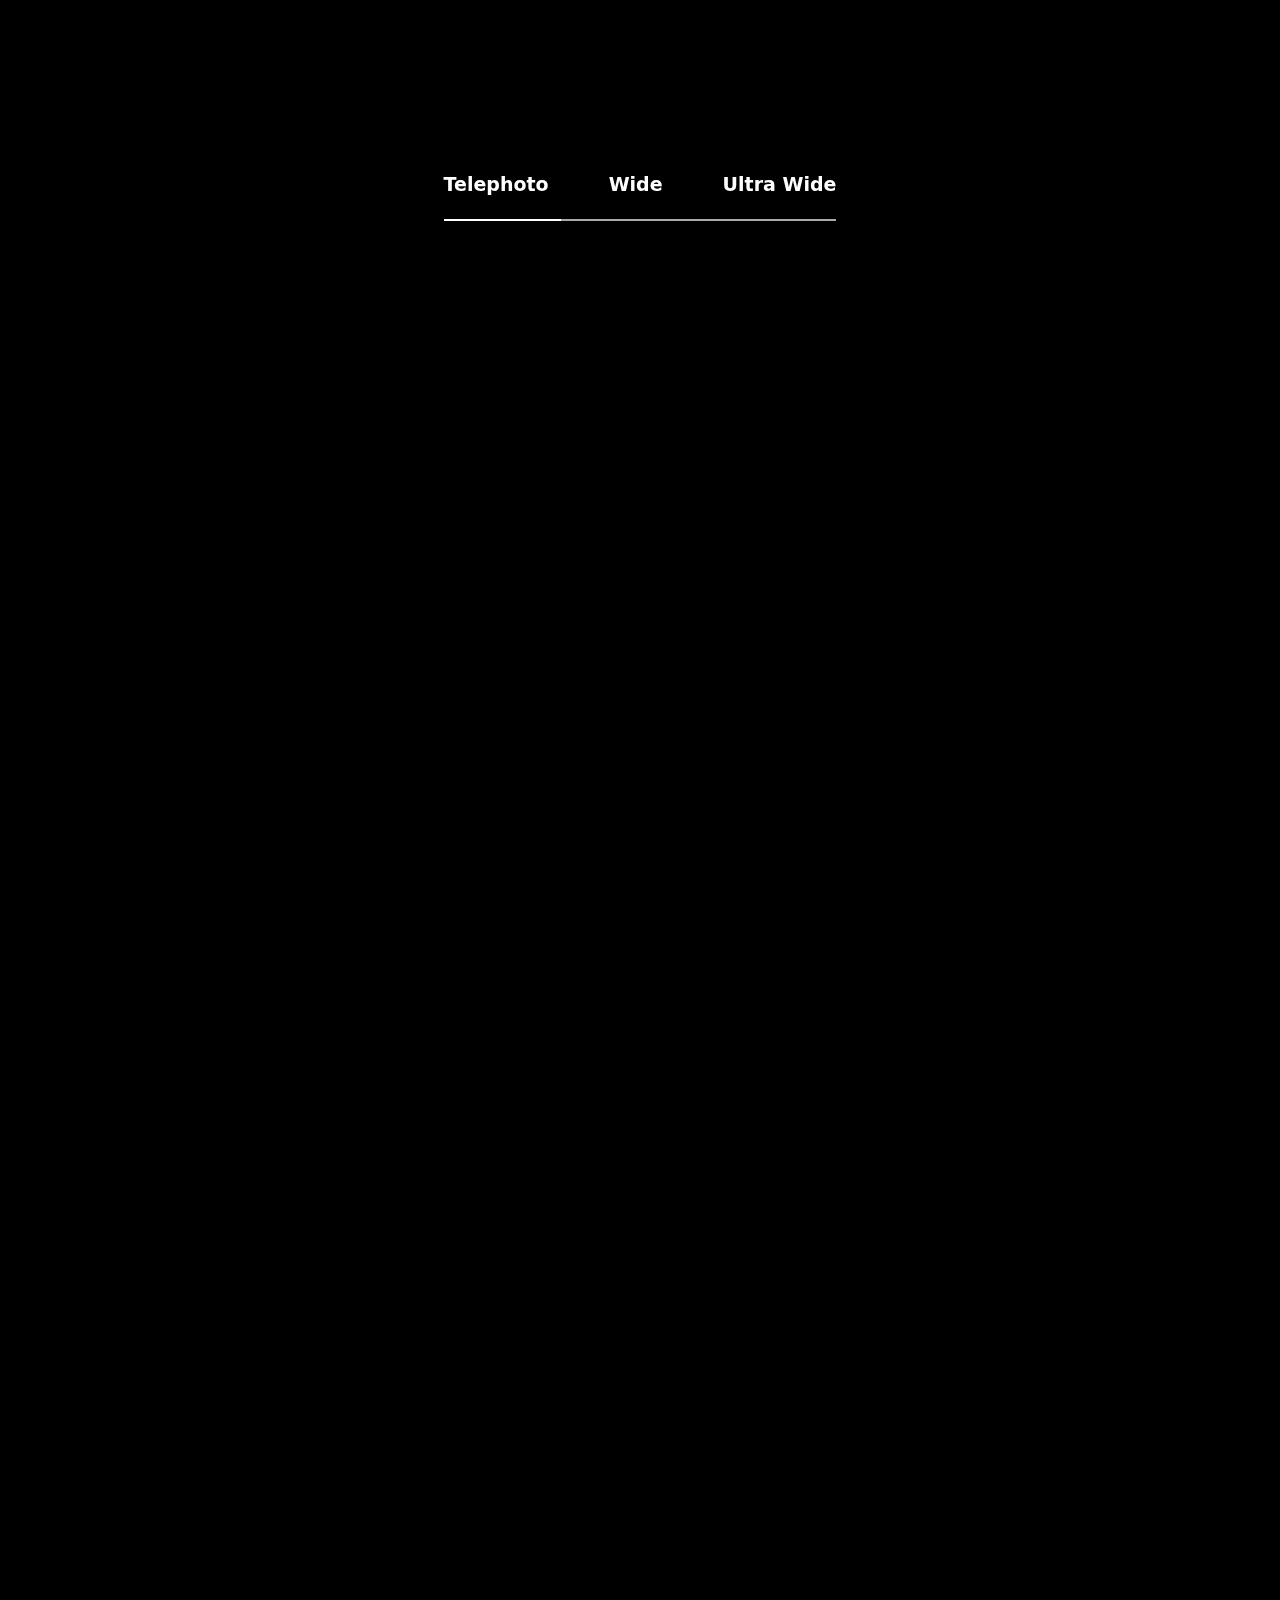
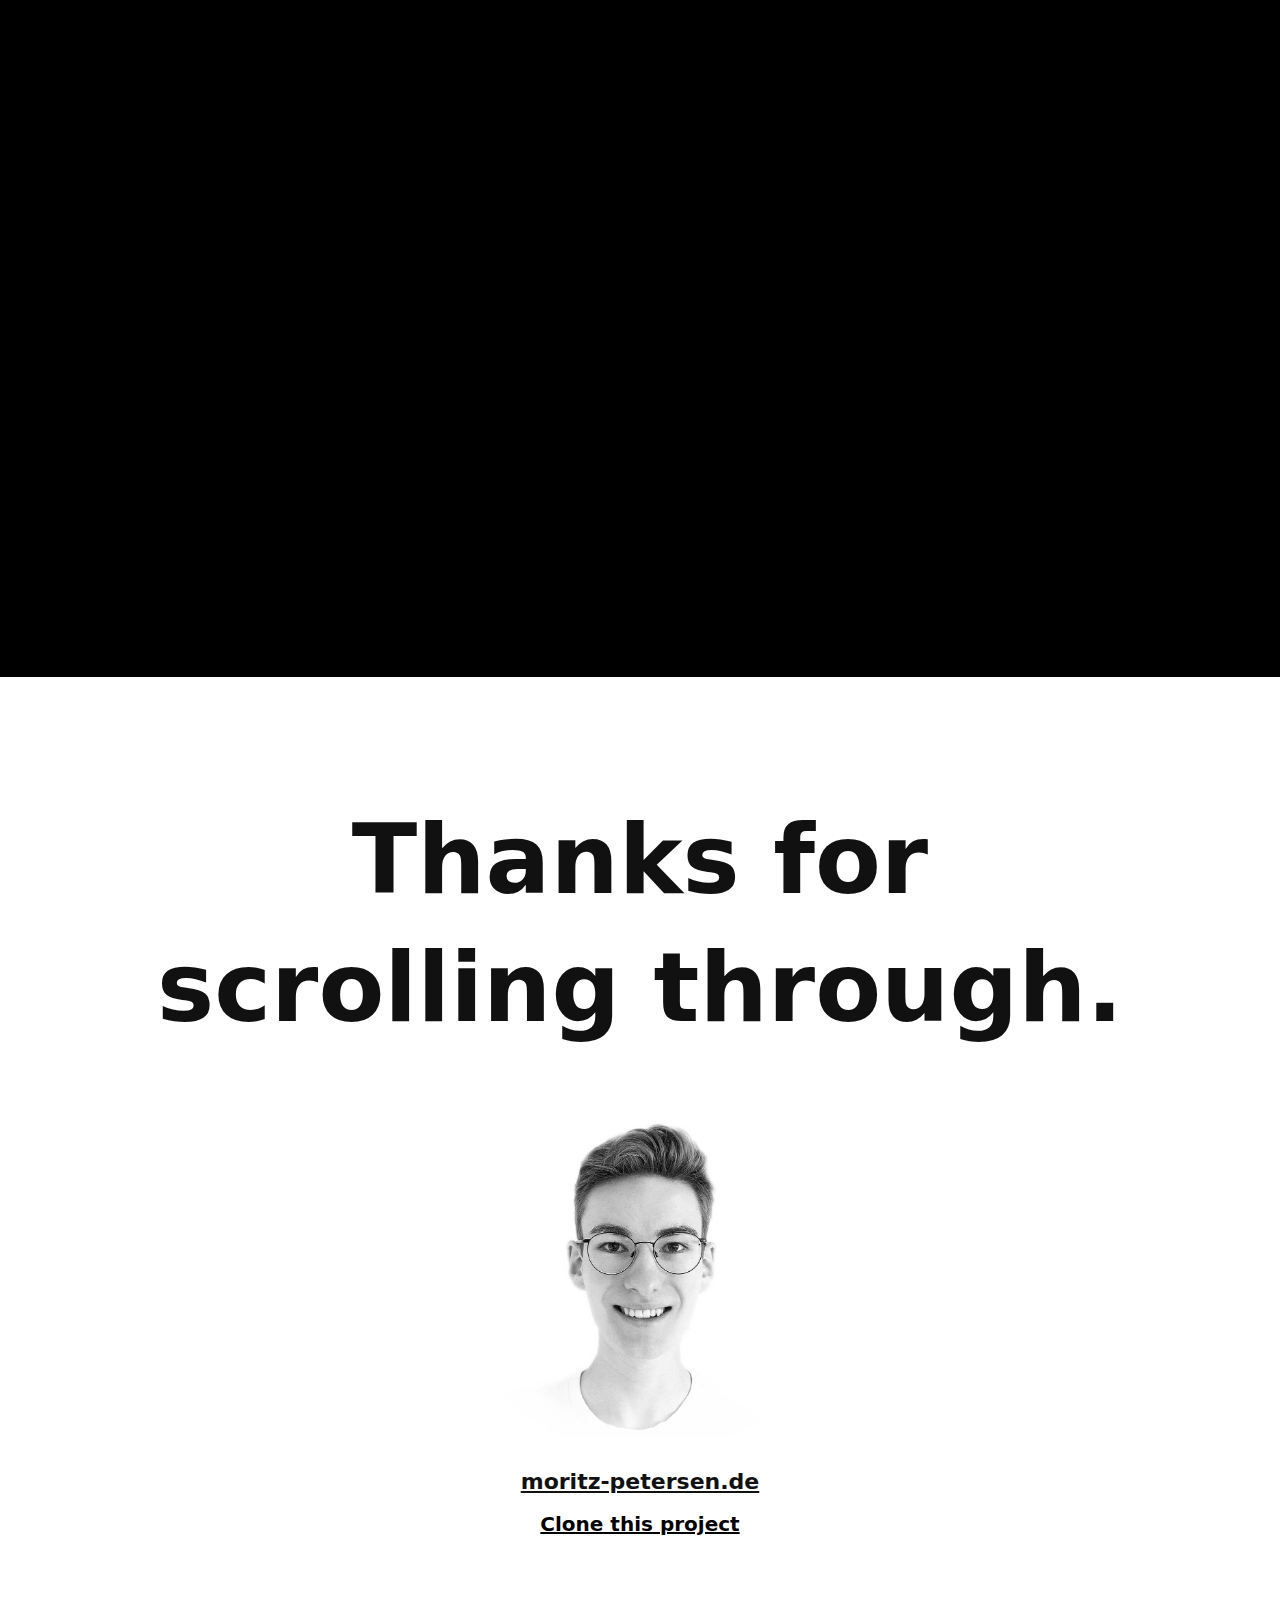
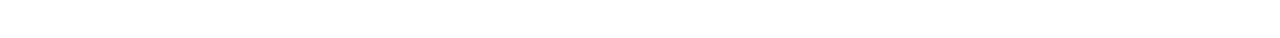
<file: home-copy.html>
<!DOCTYPE html>
<!--  This site was created in Webflow. http://www.webflow.com  -->
<!--  Last Published: Thu Nov 14 2019 16:38:55 GMT+0000 (Coordinated Universal Time)  -->
<html data-wf-page="5dc399b46a906d187b314a16" data-wf-site="5daf5150a0aa2b4d39b184b6">
<head>
  <meta charset="utf-8">
  <title>RebuildClone</title>
  <meta content="width=device-width, initial-scale=1" name="viewport">
  <meta content="Webflow" name="generator">
  <link href="css/normalize.css" rel="stylesheet" type="text/css">
  <link href="css/webflow.css" rel="stylesheet" type="text/css">
  <link href="css/rebuildclone.webflow.css" rel="stylesheet" type="text/css">
  <!-- [if lt IE 9]><script src="https://cdnjs.cloudflare.com/ajax/libs/html5shiv/3.7.3/html5shiv.min.js" type="text/javascript"></script><![endif] -->
  <script type="text/javascript">!function(o,c){var n=c.documentElement,t=" w-mod-";n.className+=t+"js",("ontouchstart"in o||o.DocumentTouch&&c instanceof DocumentTouch)&&(n.className+=t+"touch")}(window,document);</script>
  <link href="images/favicon.ico" rel="shortcut icon" type="image/x-icon">
  <link href="images/webclip.png" rel="apple-touch-icon">
  <style>
* {
  -webkit-font-smoothing: antialiased;
  -moz-osx-font-smoothing: grayscale;
}
</style>
</head>
<body class="body">
  <div class="nav">
    <div class="container"></div>
  </div>
  <div class="iphone-nav">
    <div class="container">
      <div class="iphone-nav-content"><a href="#" class="iphone-nav-title">Woke</a>
        <div class="iphone-nav-menu"><a href="index.html" class="iphone-nav-link">Overview</a><a href="#" class="iphone-nav-link">Tech Specs</a><a href="#" class="buy-button w-button">Try Now!</a></div>
      </div>
    </div>
  </div>
  <div class="hero">
    <div class="hero-image-container"><img src="images/Fluent-Calendar-by-Alexander-Solonikov.png" srcset="images/Fluent-Calendar-by-Alexander-Solonikov-p-500.png 500w, images/Fluent-Calendar-by-Alexander-Solonikov-p-800.png 800w, images/Fluent-Calendar-by-Alexander-Solonikov-p-1080.png 1080w, images/Fluent-Calendar-by-Alexander-Solonikov.png 4000w" sizes="100vw" alt="">
      <div class="hero-shadow"></div>
      <div class="hero-frame-bottom"></div>
    </div>
    <div class="hero-content">
      <div class="hero-content-conteiner">
        <div class="hero-frame-bottom mobile"></div>
        <div class="intro-sticky">
          <div class="intro-content">
            <h2 class="intro-subhead">Are you Tired of waking up your kids?</h2>
            <p class="intro-paragraph">By using Pi technology and wireless single sending, we developed new device</p>
            <div class="cta-links"><a href="#" class="cta-link left">Try Here</a><a href="#" class="cta-link">First time? Learn here</a></div>
          </div>
          <div class="hero-frame-bottom"></div>
        </div>
      </div>
    </div>
    <div data-w-id="a43e723a-c07a-bbc9-4752-68ff158f5bb9" class="hero-triple-grid">
      <div class="hero-grid-container">
        <div class="hero-grid-image-1"><img src="images/triptych_left_landscape__eczd4p0wyv6u_large_2x-p-130x130q80.jpeg" srcset="images/triptych_left_landscape__eczd4p0wyv6u_large_2x-p-500.jpeg 500w, images/triptych_left_landscape__eczd4p0wyv6u_large_2x-p-800.jpeg 800w, images/triptych_left_landscape__eczd4p0wyv6u_large_2x.jpg 880w" sizes="(max-width: 479px) 32vw, (max-width: 767px) 100vw, (max-width: 991px) 41vw, 32vw" alt="" class="hero-grid-image-left"></div>
      </div>
      <div class="hero-grid-container">
        <div class="hero-gtid-image-2"></div>
      </div>
      <div class="hero-frame-bottom"></div>
      <div id="w-node-11ffcc6d4cd5-7b314a16" class="hero-grid-container right"><img src="images/triptych_right_portrait__ghj7rkpn0umq_medium_2x-p-130x130q80.jpeg" srcset="images/triptych_right_portrait__ghj7rkpn0umq_medium_2x-p-800.jpeg 800w, images/triptych_right_portrait__ghj7rkpn0umq_medium_2x-p-1080.jpeg 1080w, images/triptych_right_portrait__ghj7rkpn0umq_medium_2x.jpg 1204w" sizes="(max-width: 479px) 28vw, (max-width: 767px) 100vw, (max-width: 991px) 39vw, 100vw" alt="" class="hero-gtid-image-3 tablet"><img src="images/triptych_right_landscape__ik46z8u34ki2_large_2x-p-130x130q80.jpeg" srcset="images/triptych_right_landscape__ik46z8u34ki2_large_2x-p-500.jpeg 500w, images/triptych_right_landscape__ik46z8u34ki2_large_2x.jpg 660w" sizes="(max-width: 991px) 100vw, 265px" alt="" class="hero-gtid-image-3"></div>
    </div>
    <div class="hero-dual-grid-section">
      <div class="hero-dual-grid-container">
        <div class="hero-dual-grid-sticky">
          <div class="hero-dual-grid">
            <div id="w-node-372eac51c5b2-7b314a16" class="dual-grid-left">
              <div class="take-a-closer-look-content">
                <h2 class="section-headline">Take a closer look.</h2>
                <p class="section-paragraph">Two sizes. Four finishes. Stainless steel and glass design.</p>
              </div>
            </div>
            <div class="img-wrapper-camera-glass">
              <div class="camera-glass-image"></div>
            </div>
          </div>
        </div>
      </div>
    </div>
  </div>
  <div class="cameras">
    <div class="camera-hero">
      <div data-w-id="e444597d-36a7-d9d4-6565-0dd387d1daa4" class="camera-hero-sticky-container">
        <div class="camera-hero-sticky-top">
          <div class="overflow-hidden">
            <div class="container camera">
              <div class="camera-hero-lens-container">
                <div class="top-lens">
                  <div class="lens-image top"></div>
                </div>
                <div class="middle-lens">
                  <div class="lens-image middle"></div>
                </div>
                <div class="bottom-lens">
                  <div class="lens-image bottom"></div>
                </div>
              </div>
              <div class="camera-hero-content">
                <div class="camera-hero-content-container">
                  <h2 class="camera-hero-heading">Pro camera system</h2>
                  <p class="camera-hero-headline">We’ve three‑upped ourselves.</p>
                </div>
              </div>
            </div>
          </div>
        </div>
      </div>
    </div>
    <div data-w-id="f89c2bad-7456-a0c5-c9a8-84cddfe870fa" class="camera-three-lens-system">
      <div class="three-lens-gradient-overlay"></div>
      <div class="three-lens-sticky-container">
        <div class="three-lens-intro">
          <div class="section-content three-lens">
            <div class="three-lens-intro-text">
              <p class="three-lens-headline">Meet the first triple‑camera system to combine cutting‑edge technology with the legendary simplicity of iPhone. Capture up to four times more scene. Get beautiful images in drastically lower light. Shoot the highest‑quality video in a smartphone — then edit with the same tools you love for photos. You’ve never shot with anything like it.</p>
            </div>
          </div>
        </div>
        <div class="intro-hardware div-block">
          <div class="image-intro-hardware"></div>
        </div>
        <div class="three-lens-sticka-hardware-mobile-only">
          <div class="hardware-container-mobile">
            <div class="section-content three-lens">
              <div class="hardware-container">
                <div class="image-hardware-phone"></div>
                <div class="image-hardware-lens middle"></div>
                <div class="image-hardware-lens top"></div>
                <div class="image-hardware-lens bottom"></div>
              </div>
            </div>
          </div>
        </div>
        <div class="three-lens-sticky-hardware-callout">
          <div class="overflow-hidden">
            <div class="section-content sticky-callout">
              <div class="callout middle">
                <div class="left-column">
                  <div class="callout-single-lens middle">
                    <h3 class="callout-tittle middle"><span class="visiually-hidden">Ultra Wide Camera</span></h3>
                    <div class="callout-keyline middle"></div>
                    <ul class="callout-details w-list-unstyled">
                      <li class="detail">13 mm focal length</li>
                      <li class="detail">ƒ/2.4 aperture</li>
                      <li class="detail">5-element lens</li>
                      <li class="detail">120° field of view</li>
                      <li class="detail">4x more scene</li>
                      <li class="detail">12MP sensor</li>
                    </ul>
                  </div>
                </div>
                <div class="right-column">
                  <div class="hardware-container">
                    <div class="image-hardware-phone"></div>
                    <div class="image-hardware-lens middle"></div>
                  </div>
                </div>
              </div>
              <div class="callout top">
                <div class="left-column">
                  <div class="callout-single-lens top">
                    <h3 class="callout-tittle top"><span class="visiually-hidden">Ultra Wide Camera</span></h3>
                    <div class="callout-keyline top"></div>
                    <ul class="callout-details w-list-unstyled">
                      <li class="detail">26 mm focal length</li>
                      <li class="detail">ƒ/1.8 aperture</li>
                      <li class="detail">6-element lens</li>
                      <li class="detail">Optical image stabilization</li>
                      <li class="detail">100% Focus Pixels</li>
                      <li class="detail">New 12MP sensor</li>
                    </ul>
                  </div>
                </div>
                <div class="right-column">
                  <div class="hardware-container">
                    <div class="image-hardware-lens top"></div>
                  </div>
                </div>
              </div>
              <div class="callout bottom">
                <div class="left-column">
                  <div class="callout-single-lens bottom">
                    <h3 class="callout-tittle bottom"><span class="visiually-hidden">Ultra Wide Camera</span></h3>
                    <div class="callout-keyline bottom"></div>
                    <ul class="callout-details w-list-unstyled">
                      <li class="detail">52 mm focal length</li>
                      <li class="detail">Larger ƒ/2.0 aperture</li>
                      <li class="detail">6-element lens</li>
                      <li class="detail">Optical image stabilization</li>
                      <li class="detail">2x optical zoom</li>
                      <li class="detail">12MP sensor</li>
                    </ul>
                  </div>
                </div>
                <div class="right-column">
                  <div class="hardware-container">
                    <div class="image-hardware-lens bottom"></div>
                  </div>
                </div>
              </div>
            </div>
          </div>
        </div>
      </div>
    </div>
    <div class="camera-field-view">
      <div class="fov-intro">
        <div class="section-content flex">
          <p class="fov-intro-text">Expanded field of view. <span class="text-span">iPhone 11 Pro lets you zoom from the Telephoto all the way out to the new Ultra Wide camera, for an impressive 4x optical zoom range.</span></p>
        </div>
      </div>
      <div data-w-id="ad2c5d42-cf40-b329-f28e-85bf7d029062" class="fov-sticky-container">
        <div class="fov-sticky-content">
          <div class="fov-gallery-container">
            <div class="tab-nav">
              <ul class="tabnav-items">
                <li class="tabnav-item"><a href="#" class="tabnav-link">Telephoto</a></li>
                <li class="tabnav-item"><a href="#" class="tabnav-link">Wide</a></li>
                <li class="tabnav-item last"><a href="#" class="tabnav-link">Ultra Wide</a></li>
              </ul>
              <div class="tabnav-keyline">
                <div class="keyline-selcted"></div>
              </div>
            </div>
            <div class="fov-gallery overflow-hidden">
              <div class="fov-gallery-item">
                <div class="img-fov-gallery tele"></div>
              </div>
              <div class="fov-gallery-item">
                <div class="img-fov-gallery wide"></div>
              </div>
              <div class="fov-gallery-item">
                <div class="img-fov-gallery ultrawide"></div>
              </div>
            </div>
          </div>
        </div>
      </div>
    </div>
  </div>
  <div class="thanks">
    <div class="container">
      <h3 class="thanks-heading">Thanks for scrolling through.</h3>
      <div class="madeby"><img src="images/home-hero-image-p-130x130q80.jpeg" srcset="images/home-hero-image-p-500.jpeg 500w, images/home-hero-image-p-800.jpeg 800w, images/home-hero-image.jpg 1024w" sizes="(max-width: 479px) 92vw, (max-width: 767px) 100vw, 350px" alt="" class="made-by-image"><a href="http://moritz-petersen.de/en" class="link">moritz-petersen.de</a>
        <a href="#" class="open-in-webflow-link w-inline-block">
          <div class="text-block">Clone this project</div>
        </a>
      </div>
    </div>
  </div>
  <div class="rotate-phone">
    <h6 class="heading-3">Please rotate your phone.</h6>
  </div>
  <script src="https://d3e54v103j8qbb.cloudfront.net/js/jquery-3.4.1.min.220afd743d.js" type="text/javascript" integrity="sha256-CSXorXvZcTkaix6Yvo6HppcZGetbYMGWSFlBw8HfCJo=" crossorigin="anonymous"></script>
  <script src="js/webflow.js" type="text/javascript"></script>
  <!-- [if lte IE 9]><script src="https://cdnjs.cloudflare.com/ajax/libs/placeholders/3.0.2/placeholders.min.js"></script><![endif] -->
</body>
</html>
</file>
<file: css/webflow.css>
@font-face {
  font-family: 'webflow-icons';
  src: url("[data-uri]") format('truetype');
  font-weight: normal;
  font-style: normal;
}
[class^="w-icon-"],
[class*=" w-icon-"] {
  /* use !important to prevent issues with browser extensions that change fonts */
  font-family: 'webflow-icons' !important;
  speak: none;
  font-style: normal;
  font-weight: normal;
  font-variant: normal;
  text-transform: none;
  line-height: 1;
  /* Better Font Rendering =========== */
  -webkit-font-smoothing: antialiased;
  -moz-osx-font-smoothing: grayscale;
}
.w-icon-slider-right:before {
  content: "\e600";
}
.w-icon-slider-left:before {
  content: "\e601";
}
.w-icon-nav-menu:before {
  content: "\e602";
}
.w-icon-arrow-down:before,
.w-icon-dropdown-toggle:before {
  content: "\e603";
}
.w-icon-file-upload-remove:before {
  content: "\e900";
}
.w-icon-file-upload-icon:before {
  content: "\e903";
}
* {
  -webkit-box-sizing: border-box;
  -moz-box-sizing: border-box;
  box-sizing: border-box;
}
html {
  height: 100%;
}
body {
  margin: 0;
  min-height: 100%;
  background-color: #fff;
  font-family: Arial, sans-serif;
  font-size: 14px;
  line-height: 20px;
  color: #333;
}
img {
  max-width: 100%;
  vertical-align: middle;
  display: inline-block;
}
html.w-mod-touch * {
  background-attachment: scroll !important;
}
.w-block {
  display: block;
}
.w-inline-block {
  max-width: 100%;
  display: inline-block;
}
.w-clearfix:before,
.w-clearfix:after {
  content: " ";
  display: table;
  grid-column-start: 1;
  grid-row-start: 1;
  grid-column-end: 2;
  grid-row-end: 2;
}
.w-clearfix:after {
  clear: both;
}
.w-hidden {
  display: none;
}
.w-button {
  display: inline-block;
  padding: 9px 15px;
  background-color: #3898EC;
  color: white;
  border: 0;
  line-height: inherit;
  text-decoration: none;
  cursor: pointer;
  border-radius: 0;
}
input.w-button {
  -webkit-appearance: button;
}
html[data-w-dynpage] [data-w-cloak] {
  color: transparent !important;
}
.w-webflow-badge,
.w-webflow-badge * {
  position: static;
  left: auto;
  top: auto;
  right: auto;
  bottom: auto;
  z-index: auto;
  display: block;
  visibility: visible;
  overflow: visible;
  overflow-x: visible;
  overflow-y: visible;
  box-sizing: border-box;
  width: auto;
  height: auto;
  max-height: none;
  max-width: none;
  min-height: 0;
  min-width: 0;
  margin: 0;
  padding: 0;
  float: none;
  clear: none;
  border: 0 none transparent;
  border-radius: 0;
  background: none;
  background-image: none;
  background-position: 0% 0%;
  background-size: auto auto;
  background-repeat: repeat;
  background-origin: padding-box;
  background-clip: border-box;
  background-attachment: scroll;
  background-color: transparent;
  box-shadow: none;
  opacity: 1.0;
  transform: none;
  transition: none;
  direction: ltr;
  font-family: inherit;
  font-weight: inherit;
  color: inherit;
  font-size: inherit;
  line-height: inherit;
  font-style: inherit;
  font-variant: inherit;
  text-align: inherit;
  letter-spacing: inherit;
  text-decoration: inherit;
  text-indent: 0;
  text-transform: inherit;
  list-style-type: disc;
  text-shadow: none;
  font-smoothing: auto;
  vertical-align: baseline;
  cursor: inherit;
  white-space: inherit;
  word-break: normal;
  word-spacing: normal;
  word-wrap: normal;
}
.w-webflow-badge {
  position: fixed !important;
  display: inline-block !important;
  visibility: visible !important;
  opacity: 1 !important;
  z-index: 2147483647 !important;
  top: auto !important;
  right: 12px !important;
  bottom: 12px !important;
  left: auto !important;
  color: #AAADB0 !important;
  background-color: #fff !important;
  border-radius: 3px !important;
  padding: 6px 8px 6px 6px !important;
  font-size: 12px !important;
  opacity: 1.0 !important;
  line-height: 14px !important;
  text-decoration: none !important;
  transform: none !important;
  margin: 0 !important;
  width: auto !important;
  height: auto !important;
  overflow: visible !important;
  white-space: nowrap;
  box-shadow: 0 0 0 1px rgba(0, 0, 0, 0.1), 0px 1px 3px rgba(0, 0, 0, 0.1);
  cursor: pointer;
}
.w-webflow-badge > img {
  display: inline-block !important;
  visibility: visible !important;
  opacity: 1 !important;
  vertical-align: middle !important;
}
h1,
h2,
h3,
h4,
h5,
h6 {
  font-weight: bold;
  margin-bottom: 10px;
}
h1 {
  font-size: 38px;
  line-height: 44px;
  margin-top: 20px;
}
h2 {
  font-size: 32px;
  line-height: 36px;
  margin-top: 20px;
}
h3 {
  font-size: 24px;
  line-height: 30px;
  margin-top: 20px;
}
h4 {
  font-size: 18px;
  line-height: 24px;
  margin-top: 10px;
}
h5 {
  font-size: 14px;
  line-height: 20px;
  margin-top: 10px;
}
h6 {
  font-size: 12px;
  line-height: 18px;
  margin-top: 10px;
}
p {
  margin-top: 0;
  margin-bottom: 10px;
}
blockquote {
  margin: 0 0 10px 0;
  padding: 10px 20px;
  border-left: 5px solid #E2E2E2;
  font-size: 18px;
  line-height: 22px;
}
figure {
  margin: 0;
  margin-bottom: 10px;
}
figcaption {
  margin-top: 5px;
  text-align: center;
}
ul,
ol {
  margin-top: 0px;
  margin-bottom: 10px;
  padding-left: 40px;
}
.w-list-unstyled {
  padding-left: 0;
  list-style: none;
}
.w-embed:before,
.w-embed:after {
  content: " ";
  display: table;
  grid-column-start: 1;
  grid-row-start: 1;
  grid-column-end: 2;
  grid-row-end: 2;
}
.w-embed:after {
  clear: both;
}
.w-video {
  width: 100%;
  position: relative;
  padding: 0;
}
.w-video iframe,
.w-video object,
.w-video embed {
  position: absolute;
  top: 0;
  left: 0;
  width: 100%;
  height: 100%;
}
fieldset {
  padding: 0;
  margin: 0;
  border: 0;
}
button,
html input[type="button"],
input[type="reset"] {
  border: 0;
  cursor: pointer;
  -webkit-appearance: button;
}
.w-form {
  margin: 0 0 15px;
}
.w-form-done {
  display: none;
  padding: 20px;
  text-align: center;
  background-color: #dddddd;
}
.w-form-fail {
  display: none;
  margin-top: 10px;
  padding: 10px;
  background-color: #ffdede;
}
label {
  display: block;
  margin-bottom: 5px;
  font-weight: bold;
}
.w-input,
.w-select {
  display: block;
  width: 100%;
  height: 38px;
  padding: 8px 12px;
  margin-bottom: 10px;
  font-size: 14px;
  line-height: 1.428571429;
  color: #333333;
  vertical-align: middle;
  background-color: #ffffff;
  border: 1px solid #cccccc;
}
.w-input:-moz-placeholder,
.w-select:-moz-placeholder {
  color: #999;
}
.w-input::-moz-placeholder,
.w-select::-moz-placeholder {
  color: #999;
  opacity: 1;
}
.w-input:-ms-input-placeholder,
.w-select:-ms-input-placeholder {
  color: #999;
}
.w-input::-webkit-input-placeholder,
.w-select::-webkit-input-placeholder {
  color: #999;
}
.w-input:focus,
.w-select:focus {
  border-color: #3898EC;
  outline: 0;
}
.w-input[disabled],
.w-select[disabled],
.w-input[readonly],
.w-select[readonly],
fieldset[disabled] .w-input,
fieldset[disabled] .w-select {
  cursor: not-allowed;
  background-color: #eeeeee;
}
textarea.w-input,
textarea.w-select {
  height: auto;
}
.w-select {
  background-color: #f3f3f3;
}
.w-select[multiple] {
  height: auto;
}
.w-form-label {
  display: inline-block;
  cursor: pointer;
  font-weight: normal;
  margin-bottom: 0px;
}
.w-radio {
  display: block;
  margin-bottom: 5px;
  padding-left: 20px;
}
.w-radio:before,
.w-radio:after {
  content: " ";
  display: table;
  grid-column-start: 1;
  grid-row-start: 1;
  grid-column-end: 2;
  grid-row-end: 2;
}
.w-radio:after {
  clear: both;
}
.w-radio-input {
  margin: 4px 0 0;
  margin-top: 1px \9;
  line-height: normal;
  float: left;
  margin-left: -20px;
}
.w-radio-input {
  margin-top: 3px;
}
.w-file-upload {
  display: block;
  margin-bottom: 10px;
}
.w-file-upload-input {
  width: 0.1px;
  height: 0.1px;
  opacity: 0;
  overflow: hidden;
  position: absolute;
  z-index: -100;
}
.w-file-upload-default,
.w-file-upload-uploading,
.w-file-upload-success {
  display: inline-block;
  color: #333333;
}
.w-file-upload-error {
  display: block;
  margin-top: 10px;
}
.w-file-upload-default.w-hidden,
.w-file-upload-uploading.w-hidden,
.w-file-upload-error.w-hidden,
.w-file-upload-success.w-hidden {
  display: none;
}
.w-file-upload-uploading-btn {
  display: flex;
  font-size: 14px;
  font-weight: normal;
  cursor: pointer;
  margin: 0;
  padding: 8px 12px;
  border: 1px solid #cccccc;
  background-color: #fafafa;
}
.w-file-upload-file {
  display: flex;
  flex-grow: 1;
  justify-content: space-between;
  margin: 0;
  padding: 8px 9px 8px 11px;
  border: 1px solid #cccccc;
  background-color: #fafafa;
}
.w-file-upload-file-name {
  font-size: 14px;
  font-weight: normal;
  display: block;
}
.w-file-remove-link {
  margin-top: 3px;
  margin-left: 10px;
  width: auto;
  height: auto;
  padding: 3px;
  display: block;
  cursor: pointer;
}
.w-icon-file-upload-remove {
  margin: auto;
  font-size: 10px;
}
.w-file-upload-error-msg {
  display: inline-block;
  color: #ea384c;
  padding: 2px 0;
}
.w-file-upload-info {
  display: inline-block;
  line-height: 38px;
  padding: 0 12px;
}
.w-file-upload-label {
  display: inline-block;
  font-size: 14px;
  font-weight: normal;
  cursor: pointer;
  margin: 0;
  padding: 8px 12px;
  border: 1px solid #cccccc;
  background-color: #fafafa;
}
.w-icon-file-upload-icon,
.w-icon-file-upload-uploading {
  display: inline-block;
  margin-right: 8px;
  width: 20px;
}
.w-icon-file-upload-uploading {
  height: 20px;
}
.w-container {
  margin-left: auto;
  margin-right: auto;
  max-width: 940px;
}
.w-container:before,
.w-container:after {
  content: " ";
  display: table;
  grid-column-start: 1;
  grid-row-start: 1;
  grid-column-end: 2;
  grid-row-end: 2;
}
.w-container:after {
  clear: both;
}
.w-container .w-row {
  margin-left: -10px;
  margin-right: -10px;
}
.w-row:before,
.w-row:after {
  content: " ";
  display: table;
  grid-column-start: 1;
  grid-row-start: 1;
  grid-column-end: 2;
  grid-row-end: 2;
}
.w-row:after {
  clear: both;
}
.w-row .w-row {
  margin-left: 0;
  margin-right: 0;
}
.w-col {
  position: relative;
  float: left;
  width: 100%;
  min-height: 1px;
  padding-left: 10px;
  padding-right: 10px;
}
.w-col .w-col {
  padding-left: 0;
  padding-right: 0;
}
.w-col-1 {
  width: 8.33333333%;
}
.w-col-2 {
  width: 16.66666667%;
}
.w-col-3 {
  width: 25%;
}
.w-col-4 {
  width: 33.33333333%;
}
.w-col-5 {
  width: 41.66666667%;
}
.w-col-6 {
  width: 50%;
}
.w-col-7 {
  width: 58.33333333%;
}
.w-col-8 {
  width: 66.66666667%;
}
.w-col-9 {
  width: 75%;
}
.w-col-10 {
  width: 83.33333333%;
}
.w-col-11 {
  width: 91.66666667%;
}
.w-col-12 {
  width: 100%;
}
.w-hidden-main {
  display: none !important;
}
@media screen and (max-width: 991px) {
  .w-container {
    max-width: 728px;
  }
  .w-hidden-main {
    display: inherit !important;
  }
  .w-hidden-medium {
    display: none !important;
  }
  .w-col-medium-1 {
    width: 8.33333333%;
  }
  .w-col-medium-2 {
    width: 16.66666667%;
  }
  .w-col-medium-3 {
    width: 25%;
  }
  .w-col-medium-4 {
    width: 33.33333333%;
  }
  .w-col-medium-5 {
    width: 41.66666667%;
  }
  .w-col-medium-6 {
    width: 50%;
  }
  .w-col-medium-7 {
    width: 58.33333333%;
  }
  .w-col-medium-8 {
    width: 66.66666667%;
  }
  .w-col-medium-9 {
    width: 75%;
  }
  .w-col-medium-10 {
    width: 83.33333333%;
  }
  .w-col-medium-11 {
    width: 91.66666667%;
  }
  .w-col-medium-12 {
    width: 100%;
  }
  .w-col-stack {
    width: 100%;
    left: auto;
    right: auto;
  }
}
@media screen and (max-width: 767px) {
  .w-hidden-main {
    display: inherit !important;
  }
  .w-hidden-medium {
    display: inherit !important;
  }
  .w-hidden-small {
    display: none !important;
  }
  .w-row,
  .w-container .w-row {
    margin-left: 0;
    margin-right: 0;
  }
  .w-col {
    width: 100%;
    left: auto;
    right: auto;
  }
  .w-col-small-1 {
    width: 8.33333333%;
  }
  .w-col-small-2 {
    width: 16.66666667%;
  }
  .w-col-small-3 {
    width: 25%;
  }
  .w-col-small-4 {
    width: 33.33333333%;
  }
  .w-col-small-5 {
    width: 41.66666667%;
  }
  .w-col-small-6 {
    width: 50%;
  }
  .w-col-small-7 {
    width: 58.33333333%;
  }
  .w-col-small-8 {
    width: 66.66666667%;
  }
  .w-col-small-9 {
    width: 75%;
  }
  .w-col-small-10 {
    width: 83.33333333%;
  }
  .w-col-small-11 {
    width: 91.66666667%;
  }
  .w-col-small-12 {
    width: 100%;
  }
}
@media screen and (max-width: 479px) {
  .w-container {
    max-width: none;
  }
  .w-hidden-main {
    display: inherit !important;
  }
  .w-hidden-medium {
    display: inherit !important;
  }
  .w-hidden-small {
    display: inherit !important;
  }
  .w-hidden-tiny {
    display: none !important;
  }
  .w-col {
    width: 100%;
  }
  .w-col-tiny-1 {
    width: 8.33333333%;
  }
  .w-col-tiny-2 {
    width: 16.66666667%;
  }
  .w-col-tiny-3 {
    width: 25%;
  }
  .w-col-tiny-4 {
    width: 33.33333333%;
  }
  .w-col-tiny-5 {
    width: 41.66666667%;
  }
  .w-col-tiny-6 {
    width: 50%;
  }
  .w-col-tiny-7 {
    width: 58.33333333%;
  }
  .w-col-tiny-8 {
    width: 66.66666667%;
  }
  .w-col-tiny-9 {
    width: 75%;
  }
  .w-col-tiny-10 {
    width: 83.33333333%;
  }
  .w-col-tiny-11 {
    width: 91.66666667%;
  }
  .w-col-tiny-12 {
    width: 100%;
  }
}
.w-widget {
  position: relative;
}
.w-widget-map {
  width: 100%;
  height: 400px;
}
.w-widget-map label {
  width: auto;
  display: inline;
}
.w-widget-map img {
  max-width: inherit;
}
.w-widget-map .gm-style-iw {
  text-align: center;
}
.w-widget-map .gm-style-iw > button {
  display: none !important;
}
.w-widget-twitter {
  overflow: hidden;
}
.w-widget-twitter-count-shim {
  display: inline-block;
  vertical-align: top;
  position: relative;
  width: 28px;
  height: 20px;
  text-align: center;
  background: white;
  border: #758696 solid 1px;
  border-radius: 3px;
}
.w-widget-twitter-count-shim * {
  pointer-events: none;
  -webkit-user-select: none;
  -moz-user-select: none;
  -ms-user-select: none;
  user-select: none;
}
.w-widget-twitter-count-shim .w-widget-twitter-count-inner {
  position: relative;
  font-size: 15px;
  line-height: 12px;
  text-align: center;
  color: #999;
  font-family: serif;
}
.w-widget-twitter-count-shim .w-widget-twitter-count-clear {
  position: relative;
  display: block;
}
.w-widget-twitter-count-shim.w--large {
  width: 36px;
  height: 28px;
  margin-left: 7px;
}
.w-widget-twitter-count-shim.w--large .w-widget-twitter-count-inner {
  font-size: 18px;
  line-height: 18px;
}
.w-widget-twitter-count-shim:not(.w--vertical) {
  margin-left: 5px;
  margin-right: 8px;
}
.w-widget-twitter-count-shim:not(.w--vertical).w--large {
  margin-left: 6px;
}
.w-widget-twitter-count-shim:not(.w--vertical):before,
.w-widget-twitter-count-shim:not(.w--vertical):after {
  top: 50%;
  left: 0;
  border: solid transparent;
  content: " ";
  height: 0;
  width: 0;
  position: absolute;
  pointer-events: none;
}
.w-widget-twitter-count-shim:not(.w--vertical):before {
  border-color: rgba(117, 134, 150, 0);
  border-right-color: #5d6c7b;
  border-width: 4px;
  margin-left: -9px;
  margin-top: -4px;
}
.w-widget-twitter-count-shim:not(.w--vertical).w--large:before {
  border-width: 5px;
  margin-left: -10px;
  margin-top: -5px;
}
.w-widget-twitter-count-shim:not(.w--vertical):after {
  border-color: rgba(255, 255, 255, 0);
  border-right-color: white;
  border-width: 4px;
  margin-left: -8px;
  margin-top: -4px;
}
.w-widget-twitter-count-shim:not(.w--vertical).w--large:after {
  border-width: 5px;
  margin-left: -9px;
  margin-top: -5px;
}
.w-widget-twitter-count-shim.w--vertical {
  width: 61px;
  height: 33px;
  margin-bottom: 8px;
}
.w-widget-twitter-count-shim.w--vertical:before,
.w-widget-twitter-count-shim.w--vertical:after {
  top: 100%;
  left: 50%;
  border: solid transparent;
  content: " ";
  height: 0;
  width: 0;
  position: absolute;
  pointer-events: none;
}
.w-widget-twitter-count-shim.w--vertical:before {
  border-color: rgba(117, 134, 150, 0);
  border-top-color: #5d6c7b;
  border-width: 5px;
  margin-left: -5px;
}
.w-widget-twitter-count-shim.w--vertical:after {
  border-color: rgba(255, 255, 255, 0);
  border-top-color: white;
  border-width: 4px;
  margin-left: -4px;
}
.w-widget-twitter-count-shim.w--vertical .w-widget-twitter-count-inner {
  font-size: 18px;
  line-height: 22px;
}
.w-widget-twitter-count-shim.w--vertical.w--large {
  width: 76px;
}
.w-widget-gplus {
  overflow: hidden;
}
.w-background-video {
  position: relative;
  overflow: hidden;
  height: 500px;
  color: white;
}
.w-background-video > video {
  background-size: cover;
  background-position: 50% 50%;
  position: absolute;
  margin: auto;
  width: 100%;
  height: 100%;
  right: -100%;
  bottom: -100%;
  top: -100%;
  left: -100%;
  object-fit: cover;
  z-index: -100;
}
.w-background-video > video::-webkit-media-controls-start-playback-button {
  display: none !important;
  -webkit-appearance: none;
}
.w-slider {
  position: relative;
  height: 300px;
  text-align: center;
  background: #dddddd;
  clear: both;
  -webkit-tap-highlight-color: rgba(0, 0, 0, 0);
  tap-highlight-color: rgba(0, 0, 0, 0);
}
.w-slider-mask {
  position: relative;
  display: block;
  overflow: hidden;
  z-index: 1;
  left: 0;
  right: 0;
  height: 100%;
  white-space: nowrap;
}
.w-slide {
  position: relative;
  display: inline-block;
  vertical-align: top;
  width: 100%;
  height: 100%;
  white-space: normal;
  text-align: left;
}
.w-slider-nav {
  position: absolute;
  z-index: 2;
  top: auto;
  right: 0;
  bottom: 0;
  left: 0;
  margin: auto;
  padding-top: 10px;
  height: 40px;
  text-align: center;
  -webkit-tap-highlight-color: rgba(0, 0, 0, 0);
  tap-highlight-color: rgba(0, 0, 0, 0);
}
.w-slider-nav.w-round > div {
  border-radius: 100%;
}
.w-slider-nav.w-num > div {
  width: auto;
  height: auto;
  padding: 0.2em 0.5em;
  font-size: inherit;
  line-height: inherit;
}
.w-slider-nav.w-shadow > div {
  box-shadow: 0 0 3px rgba(51, 51, 51, 0.4);
}
.w-slider-nav-invert {
  color: #fff;
}
.w-slider-nav-invert > div {
  background-color: rgba(34, 34, 34, 0.4);
}
.w-slider-nav-invert > div.w-active {
  background-color: #222;
}
.w-slider-dot {
  position: relative;
  display: inline-block;
  width: 1em;
  height: 1em;
  background-color: rgba(255, 255, 255, 0.4);
  cursor: pointer;
  margin: 0 3px 0.5em;
  transition: background-color 100ms, color 100ms;
}
.w-slider-dot.w-active {
  background-color: #fff;
}
.w-slider-arrow-left,
.w-slider-arrow-right {
  position: absolute;
  width: 80px;
  top: 0;
  right: 0;
  bottom: 0;
  left: 0;
  margin: auto;
  cursor: pointer;
  overflow: hidden;
  color: white;
  font-size: 40px;
  -webkit-tap-highlight-color: rgba(0, 0, 0, 0);
  tap-highlight-color: rgba(0, 0, 0, 0);
  -webkit-user-select: none;
  -moz-user-select: none;
  -ms-user-select: none;
  user-select: none;
}
.w-slider-arrow-left [class^="w-icon-"],
.w-slider-arrow-right [class^="w-icon-"],
.w-slider-arrow-left [class*=" w-icon-"],
.w-slider-arrow-right [class*=" w-icon-"] {
  position: absolute;
}
.w-slider-arrow-left {
  z-index: 3;
  right: auto;
}
.w-slider-arrow-right {
  z-index: 4;
  left: auto;
}
.w-icon-slider-left,
.w-icon-slider-right {
  top: 0;
  right: 0;
  bottom: 0;
  left: 0;
  margin: auto;
  width: 1em;
  height: 1em;
}
.w-dropdown {
  display: inline-block;
  position: relative;
  text-align: left;
  margin-left: auto;
  margin-right: auto;
  z-index: 900;
}
.w-dropdown-btn,
.w-dropdown-toggle,
.w-dropdown-link {
  position: relative;
  vertical-align: top;
  text-decoration: none;
  color: #222222;
  padding: 20px;
  text-align: left;
  margin-left: auto;
  margin-right: auto;
  white-space: nowrap;
}
.w-dropdown-toggle {
  -webkit-user-select: none;
  -moz-user-select: none;
  -ms-user-select: none;
  user-select: none;
  display: inline-block;
  cursor: pointer;
  padding-right: 40px;
}
.w-icon-dropdown-toggle {
  position: absolute;
  top: 0;
  right: 0;
  bottom: 0;
  margin: auto;
  margin-right: 20px;
  width: 1em;
  height: 1em;
}
.w-dropdown-list {
  position: absolute;
  background: #dddddd;
  display: none;
  min-width: 100%;
}
.w-dropdown-list.w--open {
  display: block;
}
.w-dropdown-link {
  padding: 10px 20px;
  display: block;
  color: #222222;
}
.w-dropdown-link.w--current {
  color: #0082f3;
}
.w-nav[data-collapse="all"] .w-dropdown,
.w-nav[data-collapse="all"] .w-dropdown-toggle {
  display: block;
}
.w-nav[data-collapse="all"] .w-dropdown-list {
  position: static;
}
@media screen and (max-width: 991px) {
  .w-nav[data-collapse="medium"] .w-dropdown,
  .w-nav[data-collapse="medium"] .w-dropdown-toggle {
    display: block;
  }
  .w-nav[data-collapse="medium"] .w-dropdown-list {
    position: static;
  }
}
@media screen and (max-width: 767px) {
  .w-nav[data-collapse="small"] .w-dropdown,
  .w-nav[data-collapse="small"] .w-dropdown-toggle {
    display: block;
  }
  .w-nav[data-collapse="small"] .w-dropdown-list {
    position: static;
  }
  .w-nav-brand {
    padding-left: 10px;
  }
}
@media screen and (max-width: 479px) {
  .w-nav[data-collapse="tiny"] .w-dropdown,
  .w-nav[data-collapse="tiny"] .w-dropdown-toggle {
    display: block;
  }
  .w-nav[data-collapse="tiny"] .w-dropdown-list {
    position: static;
  }
}
/**
 * ## Note
 * Safari (on both iOS and OS X) does not handle viewport units (vh, vw) well.
 * For example percentage units do not work on descendants of elements that
 * have any dimensions expressed in viewport units. It also doesn’t handle them at
 * all in `calc()`.
 */
/**
 * Wrapper around all lightbox elements
 *
 * 1. Since the lightbox can receive focus, IE also gives it an outline.
 * 2. Fixes flickering on Chrome when a transition is in progress
 *    underneath the lightbox.
 */
.w-lightbox-backdrop {
  color: #000;
  cursor: auto;
  font-family: serif;
  font-size: medium;
  font-style: normal;
  font-variant: normal;
  font-weight: normal;
  letter-spacing: normal;
  line-height: normal;
  list-style: disc;
  text-align: start;
  text-indent: 0;
  text-shadow: none;
  text-transform: none;
  visibility: visible;
  white-space: normal;
  word-break: normal;
  word-spacing: normal;
  word-wrap: normal;
  position: fixed;
  top: 0;
  right: 0;
  bottom: 0;
  left: 0;
  color: #fff;
  font-family: "Helvetica Neue", Helvetica, Ubuntu, "Segoe UI", Verdana, sans-serif;
  font-size: 17px;
  line-height: 1.2;
  font-weight: 300;
  text-align: center;
  background: rgba(0, 0, 0, 0.9);
  z-index: 2000;
  outline: 0;
  /* 1 */
  opacity: 0;
  -webkit-user-select: none;
  -moz-user-select: none;
  -ms-user-select: none;
  -webkit-tap-highlight-color: transparent;
  -webkit-transform: translate(0, 0);
  /* 2 */
}
/**
 * Neat trick to bind the rubberband effect to our canvas instead of the whole
 * document on iOS. It also prevents a bug that causes the document underneath to scroll.
 */
.w-lightbox-backdrop,
.w-lightbox-container {
  height: 100%;
  overflow: auto;
  -webkit-overflow-scrolling: touch;
}
.w-lightbox-content {
  position: relative;
  height: 100vh;
  overflow: hidden;
}
.w-lightbox-view {
  position: absolute;
  width: 100vw;
  height: 100vh;
  opacity: 0;
}
.w-lightbox-view:before {
  content: "";
  height: 100vh;
}
/* .w-lightbox-content */
.w-lightbox-group,
.w-lightbox-group .w-lightbox-view,
.w-lightbox-group .w-lightbox-view:before {
  height: 86vh;
}
.w-lightbox-frame,
.w-lightbox-view:before {
  display: inline-block;
  vertical-align: middle;
}
/*
 * 1. Remove default margin set by user-agent on the <figure> element.
 */
.w-lightbox-figure {
  position: relative;
  margin: 0;
  /* 1 */
}
.w-lightbox-group .w-lightbox-figure {
  cursor: pointer;
}
/**
 * IE adds image dimensions as width and height attributes on the IMG tag,
 * but we need both width and height to be set to auto to enable scaling.
 */
.w-lightbox-img {
  width: auto;
  height: auto;
  max-width: none;
}
/**
 * 1. Reset if style is set by user on "All Images"
 */
.w-lightbox-image {
  display: block;
  float: none;
  /* 1 */
  max-width: 100vw;
  max-height: 100vh;
}
.w-lightbox-group .w-lightbox-image {
  max-height: 86vh;
}
.w-lightbox-caption {
  position: absolute;
  right: 0;
  bottom: 0;
  left: 0;
  padding: .5em 1em;
  background: rgba(0, 0, 0, 0.4);
  text-align: left;
  text-overflow: ellipsis;
  white-space: nowrap;
  overflow: hidden;
}
.w-lightbox-embed {
  position: absolute;
  top: 0;
  right: 0;
  bottom: 0;
  left: 0;
  width: 100%;
  height: 100%;
}
.w-lightbox-control {
  position: absolute;
  top: 0;
  width: 4em;
  background-size: 24px;
  background-repeat: no-repeat;
  background-position: center;
  cursor: pointer;
  -webkit-transition: all .3s;
  transition: all .3s;
}
.w-lightbox-left {
  display: none;
  bottom: 0;
  left: 0;
  /* <svg xmlns="http://www.w3.org/2000/svg" viewBox="-20 0 24 40" width="24" height="40"><g transform="rotate(45)"><path d="m0 0h5v23h23v5h-28z" opacity=".4"/><path d="m1 1h3v23h23v3h-26z" fill="#fff"/></g></svg> */
  background-image: url("[data-uri]");
}
.w-lightbox-right {
  display: none;
  right: 0;
  bottom: 0;
  /* <svg xmlns="http://www.w3.org/2000/svg" viewBox="-4 0 24 40" width="24" height="40"><g transform="rotate(45)"><path d="m0-0h28v28h-5v-23h-23z" opacity=".4"/><path d="m1 1h26v26h-3v-23h-23z" fill="#fff"/></g></svg> */
  background-image: url("[data-uri]");
}
/*
 * Without specifying the with and height inside the SVG, all versions of IE render the icon too small.
 * The bug does not seem to manifest itself if the elements are tall enough such as the above arrows.
 * (http://stackoverflow.com/questions/16092114/background-size-differs-in-internet-explorer)
 */
.w-lightbox-close {
  right: 0;
  height: 2.6em;
  /* <svg xmlns="http://www.w3.org/2000/svg" viewBox="-4 0 18 17" width="18" height="17"><g transform="rotate(45)"><path d="m0 0h7v-7h5v7h7v5h-7v7h-5v-7h-7z" opacity=".4"/><path d="m1 1h7v-7h3v7h7v3h-7v7h-3v-7h-7z" fill="#fff"/></g></svg> */
  background-image: url("[data-uri]");
  background-size: 18px;
}
/**
 * 1. All IE versions add extra space at the bottom without this.
 */
.w-lightbox-strip {
  position: absolute;
  bottom: 0;
  left: 0;
  right: 0;
  padding: 0 1vh;
  line-height: 0;
  /* 1 */
  white-space: nowrap;
  overflow-x: auto;
  overflow-y: hidden;
}
/*
 * 1. We use content-box to avoid having to do `width: calc(10vh + 2vw)`
 *    which doesn’t work in Safari anyway.
 * 2. Chrome renders images pixelated when switching to GPU. Making sure
 *    the parent is also rendered on the GPU (by setting translate3d for
 *    example) fixes this behavior.
 */
.w-lightbox-item {
  display: inline-block;
  width: 10vh;
  padding: 2vh 1vh;
  box-sizing: content-box;
  /* 1 */
  cursor: pointer;
  -webkit-transform: translate3d(0, 0, 0);
  /* 2 */
}
.w-lightbox-active {
  opacity: .3;
}
.w-lightbox-thumbnail {
  position: relative;
  height: 10vh;
  background: #222;
  overflow: hidden;
}
.w-lightbox-thumbnail-image {
  position: absolute;
  top: 0;
  left: 0;
}
.w-lightbox-thumbnail .w-lightbox-tall {
  top: 50%;
  width: 100%;
  -webkit-transform: translate(0, -50%);
  -ms-transform: translate(0, -50%);
  transform: translate(0, -50%);
}
.w-lightbox-thumbnail .w-lightbox-wide {
  left: 50%;
  height: 100%;
  -webkit-transform: translate(-50%, 0);
  -ms-transform: translate(-50%, 0);
  transform: translate(-50%, 0);
}
/*
 * Spinner
 *
 * Absolute pixel values are used to avoid rounding errors that would cause
 * the white spinning element to be misaligned with the track.
 */
.w-lightbox-spinner {
  position: absolute;
  top: 50%;
  left: 50%;
  box-sizing: border-box;
  width: 40px;
  height: 40px;
  margin-top: -20px;
  margin-left: -20px;
  border: 5px solid rgba(0, 0, 0, 0.4);
  border-radius: 50%;
  -webkit-animation: spin .8s infinite linear;
  animation: spin .8s infinite linear;
}
.w-lightbox-spinner:after {
  content: "";
  position: absolute;
  top: -4px;
  right: -4px;
  bottom: -4px;
  left: -4px;
  border: 3px solid transparent;
  border-bottom-color: #fff;
  border-radius: 50%;
}
/*
 * Utility classes
 */
.w-lightbox-hide {
  display: none;
}
.w-lightbox-noscroll {
  overflow: hidden;
}
@media (min-width: 768px) {
  .w-lightbox-content {
    height: 96vh;
    margin-top: 2vh;
  }
  .w-lightbox-view,
  .w-lightbox-view:before {
    height: 96vh;
  }
  /* .w-lightbox-content */
  .w-lightbox-group,
  .w-lightbox-group .w-lightbox-view,
  .w-lightbox-group .w-lightbox-view:before {
    height: 84vh;
  }
  .w-lightbox-image {
    max-width: 96vw;
    max-height: 96vh;
  }
  .w-lightbox-group .w-lightbox-image {
    max-width: 82.3vw;
    max-height: 84vh;
  }
  .w-lightbox-left,
  .w-lightbox-right {
    display: block;
    opacity: .5;
  }
  .w-lightbox-close {
    opacity: .8;
  }
  .w-lightbox-control:hover {
    opacity: 1;
  }
}
.w-lightbox-inactive,
.w-lightbox-inactive:hover {
  opacity: 0;
}
.w-richtext:before,
.w-richtext:after {
  content: " ";
  display: table;
  grid-column-start: 1;
  grid-row-start: 1;
  grid-column-end: 2;
  grid-row-end: 2;
}
.w-richtext:after {
  clear: both;
}
.w-richtext[contenteditable="true"]:before,
.w-richtext[contenteditable="true"]:after {
  white-space: initial;
}
.w-richtext ol,
.w-richtext ul {
  overflow: hidden;
}
.w-richtext .w-richtext-figure-selected.w-richtext-figure-type-video div:after,
.w-richtext .w-richtext-figure-selected[data-rt-type="video"] div:after {
  outline: 2px solid #2895f7;
}
.w-richtext .w-richtext-figure-selected.w-richtext-figure-type-image div,
.w-richtext .w-richtext-figure-selected[data-rt-type="image"] div {
  outline: 2px solid #2895f7;
}
.w-richtext figure.w-richtext-figure-type-video > div:after,
.w-richtext figure[data-rt-type="video"] > div:after {
  content: '';
  position: absolute;
  display: none;
  left: 0;
  top: 0;
  right: 0;
  bottom: 0;
}
.w-richtext figure {
  position: relative;
  max-width: 60%;
}
.w-richtext figure > div:before {
  cursor: default!important;
}
.w-richtext figure img {
  width: 100%;
}
.w-richtext figure figcaption.w-richtext-figcaption-placeholder {
  opacity: 0.6;
}
.w-richtext figure div {
  /* fix incorrectly sized selection border in the data manager */
  font-size: 0px;
  color: transparent;
}
.w-richtext figure.w-richtext-figure-type-image,
.w-richtext figure[data-rt-type="image"] {
  display: table;
}
.w-richtext figure.w-richtext-figure-type-image > div,
.w-richtext figure[data-rt-type="image"] > div {
  display: inline-block;
}
.w-richtext figure.w-richtext-figure-type-image > figcaption,
.w-richtext figure[data-rt-type="image"] > figcaption {
  display: table-caption;
  caption-side: bottom;
}
.w-richtext figure.w-richtext-figure-type-video,
.w-richtext figure[data-rt-type="video"] {
  width: 60%;
  height: 0;
}
.w-richtext figure.w-richtext-figure-type-video iframe,
.w-richtext figure[data-rt-type="video"] iframe {
  position: absolute;
  top: 0;
  left: 0;
  width: 100%;
  height: 100%;
}
.w-richtext figure.w-richtext-figure-type-video > div,
.w-richtext figure[data-rt-type="video"] > div {
  width: 100%;
}
.w-richtext figure.w-richtext-align-center {
  margin-right: auto;
  margin-left: auto;
  clear: both;
}
.w-richtext figure.w-richtext-align-center.w-richtext-figure-type-image > div,
.w-richtext figure.w-richtext-align-center[data-rt-type="image"] > div {
  max-width: 100%;
}
.w-richtext figure.w-richtext-align-normal {
  clear: both;
}
.w-richtext figure.w-richtext-align-fullwidth {
  width: 100%;
  max-width: 100%;
  text-align: center;
  clear: both;
  display: block;
  margin-right: auto;
  margin-left: auto;
}
.w-richtext figure.w-richtext-align-fullwidth > div {
  display: inline-block;
  /* padding-bottom is used for aspect ratios in video figures
      we want the div to inherit that so hover/selection borders in the designer-canvas
      fit right*/
  padding-bottom: inherit;
}
.w-richtext figure.w-richtext-align-fullwidth > figcaption {
  display: block;
}
.w-richtext figure.w-richtext-align-floatleft {
  float: left;
  margin-right: 15px;
  clear: none;
}
.w-richtext figure.w-richtext-align-floatright {
  float: right;
  margin-left: 15px;
  clear: none;
}
.w-nav {
  position: relative;
  background: #dddddd;
  z-index: 1000;
}
.w-nav:before,
.w-nav:after {
  content: " ";
  display: table;
  grid-column-start: 1;
  grid-row-start: 1;
  grid-column-end: 2;
  grid-row-end: 2;
}
.w-nav:after {
  clear: both;
}
.w-nav-brand {
  position: relative;
  float: left;
  text-decoration: none;
  color: #333333;
}
.w-nav-link {
  position: relative;
  display: inline-block;
  vertical-align: top;
  text-decoration: none;
  color: #222222;
  padding: 20px;
  text-align: left;
  margin-left: auto;
  margin-right: auto;
}
.w-nav-link.w--current {
  color: #0082f3;
}
.w-nav-menu {
  position: relative;
  float: right;
}
.w--nav-menu-open {
  display: block !important;
  position: absolute;
  top: 100%;
  left: 0;
  right: 0;
  background: #C8C8C8;
  text-align: center;
  overflow: visible;
  min-width: 200px;
}
.w--nav-link-open {
  display: block;
  position: relative;
}
.w-nav-overlay {
  position: absolute;
  overflow: hidden;
  display: none;
  top: 100%;
  left: 0;
  right: 0;
  width: 100%;
}
.w-nav-overlay .w--nav-menu-open {
  top: 0;
}
.w-nav[data-animation="over-left"] .w-nav-overlay {
  width: auto;
}
.w-nav[data-animation="over-left"] .w-nav-overlay,
.w-nav[data-animation="over-left"] .w--nav-menu-open {
  right: auto;
  z-index: 1;
  top: 0;
}
.w-nav[data-animation="over-right"] .w-nav-overlay {
  width: auto;
}
.w-nav[data-animation="over-right"] .w-nav-overlay,
.w-nav[data-animation="over-right"] .w--nav-menu-open {
  left: auto;
  z-index: 1;
  top: 0;
}
.w-nav-button {
  position: relative;
  float: right;
  padding: 18px;
  font-size: 24px;
  display: none;
  cursor: pointer;
  -webkit-tap-highlight-color: rgba(0, 0, 0, 0);
  tap-highlight-color: rgba(0, 0, 0, 0);
  -webkit-user-select: none;
  -moz-user-select: none;
  -ms-user-select: none;
  user-select: none;
}
.w-nav-button.w--open {
  background-color: #C8C8C8;
  color: white;
}
.w-nav[data-collapse="all"] .w-nav-menu {
  display: none;
}
.w-nav[data-collapse="all"] .w-nav-button {
  display: block;
}
@media screen and (max-width: 991px) {
  .w-nav[data-collapse="medium"] .w-nav-menu {
    display: none;
  }
  .w-nav[data-collapse="medium"] .w-nav-button {
    display: block;
  }
}
@media screen and (max-width: 767px) {
  .w-nav[data-collapse="small"] .w-nav-menu {
    display: none;
  }
  .w-nav[data-collapse="small"] .w-nav-button {
    display: block;
  }
  .w-nav-brand {
    padding-left: 10px;
  }
}
@media screen and (max-width: 479px) {
  .w-nav[data-collapse="tiny"] .w-nav-menu {
    display: none;
  }
  .w-nav[data-collapse="tiny"] .w-nav-button {
    display: block;
  }
}
.w-tabs {
  position: relative;
}
.w-tabs:before,
.w-tabs:after {
  content: " ";
  display: table;
  grid-column-start: 1;
  grid-row-start: 1;
  grid-column-end: 2;
  grid-row-end: 2;
}
.w-tabs:after {
  clear: both;
}
.w-tab-menu {
  position: relative;
}
.w-tab-link {
  position: relative;
  display: inline-block;
  vertical-align: top;
  text-decoration: none;
  padding: 9px 30px;
  text-align: left;
  cursor: pointer;
  color: #222222;
  background-color: #dddddd;
}
.w-tab-link.w--current {
  background-color: #C8C8C8;
}
.w-tab-content {
  position: relative;
  display: block;
  overflow: hidden;
}
.w-tab-pane {
  position: relative;
  display: none;
}
.w--tab-active {
  display: block;
}
@media screen and (max-width: 479px) {
  .w-tab-link {
    display: block;
  }
}
.w-ix-emptyfix:after {
  content: "";
}
@keyframes spin {
  0% {
    transform: rotate(0deg);
  }
  100% {
    transform: rotate(360deg);
  }
}
.w-dyn-empty {
  padding: 10px;
  background-color: #dddddd;
}
.w-dyn-hide {
  display: none !important;
}
.w-dyn-bind-empty {
  display: none !important;
}
.w-condition-invisible {
  display: none !important;
}
</file>
<file: css/rebuildclone.webflow.css>
body {
  font-family: system-ui, -apple-system, BlinkMacSystemFont, 'Segoe UI', Roboto, Oxygen, Ubuntu, Cantarell, 'Fira Sans', 'Droid Sans', 'Helvetica Neue', sans-serif;
  color: #333;
  font-size: 14px;
  line-height: 20px;
}

.body {
  background-color: #000;
  color: #fff;
  line-height: 1.333;
}

.nav {
  position: relative;
  z-index: 9999;
  width: 100%;
  height: 44px;
  max-height: 44px;
}

.container {
  max-width: 980px;
  margin-right: auto;
  margin-left: auto;
}

.container.camera {
  position: relative;
  height: 100vh;
}

.nav-menu {
  display: -webkit-box;
  display: -webkit-flex;
  display: -ms-flexbox;
  display: flex;
  height: 44px;
  max-height: 44px;
  padding-right: 12px;
  padding-left: 12px;
  -webkit-box-pack: justify;
  -webkit-justify-content: space-between;
  -ms-flex-pack: justify;
  justify-content: space-between;
  -webkit-box-align: center;
  -webkit-align-items: center;
  -ms-flex-align: center;
  align-items: center;
}

.nav-link {
  display: -webkit-box;
  display: -webkit-flex;
  display: -ms-flexbox;
  display: flex;
  height: 44px;
  padding-right: 10px;
  padding-left: 10px;
  -webkit-box-pack: center;
  -webkit-justify-content: center;
  -ms-flex-pack: center;
  justify-content: center;
  -webkit-box-align: center;
  -webkit-align-items: center;
  -ms-flex-align: center;
  align-items: center;
  -webkit-transition: opacity 200ms cubic-bezier(.645, .045, .355, 1);
  transition: opacity 200ms cubic-bezier(.645, .045, .355, 1);
  color: #fff;
  text-align: center;
  text-decoration: none;
}

.nav-link:hover {
  opacity: 0.7;
}

.nav-link.search {
  background-image: url('../images/search.svg');
  background-position: 50% 50%;
  background-size: auto;
  background-repeat: no-repeat;
}

.nav-link.bag {
  background-image: url('../images/bag.svg');
  background-position: 50% 50%;
  background-repeat: no-repeat;
}

.nav-link.logo {
  background-image: url('../images/apple-logo.svg');
  background-position: 50% 50%;
  background-size: 16px 44px;
  background-repeat: no-repeat;
}

.iphone-nav {
  position: -webkit-sticky;
  position: sticky;
  top: 0px;
  z-index: 9999;
  width: 100%;
  height: 52px;
  background-color: #111;
}

.iphone-nav-content {
  display: -webkit-box;
  display: -webkit-flex;
  display: -ms-flexbox;
  display: flex;
  height: 52px;
  padding-right: 12px;
  padding-left: 12px;
  -webkit-box-pack: justify;
  -webkit-justify-content: space-between;
  -ms-flex-pack: justify;
  justify-content: space-between;
  -webkit-box-align: center;
  -webkit-align-items: center;
  -ms-flex-align: center;
  align-items: center;
  color: #f5f5f7;
}

.iphone-nav-title {
  color: #f5f5f7;
  font-size: 21px;
  font-weight: 600;
  text-decoration: none;
}

.iphone-nav-link {
  margin-left: 24px;
  color: #f5f5f7;
  font-size: 12px;
  text-decoration: none;
}

.iphone-nav-link.w--current {
  color: rgba(245, 245, 247, 0.6);
}

.buy-button {
  margin-left: 24px;
  padding: 4px 11px;
  border-radius: 12px;
  background-color: #0071e3;
  color: #fff;
  font-size: 12px;
}

.buy-button:hover {
  background-color: #1680eb;
}

.hero {
  position: relative;
  z-index: 10;
  padding: 30px 30px 0px;
  background-color: #111;
}

.hero-video {
  position: absolute;
  left: 0%;
  top: 0%;
  right: 0%;
  bottom: 0%;
}

.hero-video-sticky-container {
  height: 100%;
}

.background-video {
  position: relative;
  left: 0%;
  top: 0%;
  right: 0%;
  bottom: 0%;
  z-index: 5;
  height: 100%;
}

.hero-image-container {
  position: relative;
  z-index: 6;
  overflow: visible;
  height: 88vh;
}

.hero-image {
  position: absolute;
  left: 0%;
  top: 0%;
  right: 0%;
  bottom: 0%;
  z-index: 6;
  overflow: hidden;
  padding-top: 20vh;
  padding-right: 22%;
  padding-left: 22%;
  background-color: #000;
}

.hero-content {
  position: relative;
  z-index: 3;
  margin-top: -100vh;
  background-color: #000;
}

.hero-content-conteiner {
  height: 200vh;
}

.intro-sticky {
  position: -webkit-sticky;
  position: sticky;
  top: 0px;
  z-index: 1;
  display: -webkit-box;
  display: -webkit-flex;
  display: -ms-flexbox;
  display: flex;
  height: 100vh;
  -webkit-box-pack: center;
  -webkit-justify-content: center;
  -ms-flex-pack: center;
  justify-content: center;
  -webkit-box-align: center;
  -webkit-align-items: center;
  -ms-flex-align: center;
  align-items: center;
  background-color: #000;
}

.hero-frame-bottom {
  position: absolute;
  left: 0%;
  top: auto;
  right: 0%;
  bottom: 0%;
  z-index: 10;
  height: 30px;
  background-color: #111;
}

.intro-content {
  max-width: 980px;
  padding-top: 60px;
  padding-bottom: 60px;
}

.intro-subhead {
  color: #f5f5f7;
  font-size: 96px;
  line-height: 1.04;
  font-weight: 600;
  text-align: center;
  letter-spacing: -0.01em;
}

.intro-paragraph {
  margin-top: 45px;
  margin-bottom: 50px;
  color: #aaa;
  font-size: 32px;
  line-height: 1.125;
  font-weight: 600;
  text-align: center;
  letter-spacing: 0.004px;
}

.intro-pricing {
  margin-bottom: 18px;
  color: #aaa;
  font-size: 24px;
  font-weight: 600;
  text-align: center;
  letter-spacing: -0.003px;
  white-space: nowrap;
}

.cta-links {
  display: -webkit-box;
  display: -webkit-flex;
  display: -ms-flexbox;
  display: flex;
  margin-top: 1.6em;
  -webkit-box-pack: center;
  -webkit-justify-content: center;
  -ms-flex-pack: center;
  justify-content: center;
  -webkit-box-align: center;
  -webkit-align-items: center;
  -ms-flex-align: center;
  align-items: center;
}

.cta-link {
  color: #fff;
  font-size: 24px;
  font-weight: 600;
  text-decoration: none;
}

.cta-link:hover {
  text-decoration: underline;
}

.cta-link.left {
  margin-right: 30px;
}

.hero-triple-grid {
  position: relative;
  z-index: 5;
  display: -ms-grid;
  display: grid;
  height: 100vh;
  max-height: 780px;
  padding-bottom: 0px;
  grid-auto-columns: 1fr;
  grid-column-gap: 30px;
  grid-row-gap: 3016px;
  -ms-grid-columns: 1fr 1fr 1fr;
  grid-template-columns: 1fr 1fr 1fr;
  -ms-grid-rows: auto;
  grid-template-rows: auto;
  background-color: #111;
}

.hero-grid-container {
  display: -webkit-box;
  display: -webkit-flex;
  display: -ms-flexbox;
  display: flex;
  overflow: hidden;
  -webkit-box-pack: center;
  -webkit-justify-content: center;
  -ms-flex-pack: center;
  justify-content: center;
  -webkit-box-align: center;
  -webkit-align-items: center;
  -ms-flex-align: center;
  align-items: center;
  background-color: #000;
}

.hero-grid-container.right {
  display: -webkit-box;
  display: -webkit-flex;
  display: -ms-flexbox;
  display: flex;
  padding: 60px;
}

.hero-grid-image-1 {
  height: 100%;
  padding-top: 60px;
  padding-left: 60px;
}

.hero-grid-image-2 {
  width: 100%;
}

.hero-gtid-image-3 {
  max-width: 265px;
}

.hero-gtid-image-3.tablet {
  display: none;
}

.hero-gtid-image-2 {
  width: 100%;
  height: 150%;
  background-image: url('https://d3e54v103j8qbb.cloudfront.net/img/example-bg.png');
  background-position: 50% 100%;
  background-size: cover;
}

.hero-dual-grid {
  z-index: 100;
  display: -ms-grid;
  display: grid;
  height: 100vh;
  padding-top: 30px;
  padding-bottom: 30px;
  grid-auto-columns: 1fr;
  grid-column-gap: 30px;
  grid-row-gap: 16px;
  -ms-grid-columns: 0.75fr 1fr;
  grid-template-columns: 0.75fr 1fr;
  -ms-grid-rows: auto;
  grid-template-rows: auto;
  background-color: #111;
}

.dual-grid-left {
  display: -webkit-box;
  display: -webkit-flex;
  display: -ms-flexbox;
  display: flex;
  -webkit-box-pack: center;
  -webkit-justify-content: center;
  -ms-flex-pack: center;
  justify-content: center;
  -webkit-box-align: center;
  -webkit-align-items: center;
  -ms-flex-align: center;
  align-items: center;
  background-color: #000;
}

.hero-dual-grid-section {
  position: relative;
  z-index: 2;
  margin-top: -100vh;
}

.hero-dual-grid-container {
  height: 200vh;
}

.hero-dual-grid-sticky {
  position: -webkit-sticky;
  position: sticky;
  top: 0px;
  display: block;
  height: 100vh;
  -webkit-box-pack: center;
  -webkit-justify-content: center;
  -ms-flex-pack: center;
  justify-content: center;
  -webkit-box-align: center;
  -webkit-align-items: center;
  -ms-flex-align: center;
  align-items: center;
}

.section-headline {
  max-width: 380px;
  color: #f5f5f7;
  font-size: 72px;
  line-height: 1.05;
  font-weight: 600;
  letter-spacing: -0.006px;
}

.section-paragraph {
  max-width: 370px;
  color: #aaa;
  font-size: 24px;
  font-weight: 600;
  letter-spacing: -0.003px;
}

.img-wrapper-camera-glass {
  overflow: hidden;
  padding-top: 30vh;
  background-color: #000;
}

.camera-glass-image {
  width: 100%;
  height: 100%;
  background-image: url('https://d3e54v103j8qbb.cloudfront.net/img/example-bg.png');
  background-position: 50% 0%;
  background-size: cover;
}

.hero-shadow {
  position: absolute;
  left: 0%;
  right: 0%;
  bottom: -20vh;
  z-index: 10;
  height: 20vh;
  background-image: -webkit-gradient(linear, left top, left bottom, from(#000), color-stop(100%, transparent), to(transparent));
  background-image: linear-gradient(180deg, #000, transparent 100%, transparent);
}

.cameras {
  position: relative;
  z-index: 1;
  margin-top: -100vh;
  background-color: #000;
}

.camera-hero {
  position: relative;
  z-index: 1;
  height: 200vh;
  background-color: #000;
}

.camera-hero-sticky-container {
  position: absolute;
  left: 0%;
  top: 0%;
  right: auto;
  bottom: auto;
  width: 100%;
  min-height: 300vh;
}

.camera-hero-sticky-top {
  position: -webkit-sticky;
  position: sticky;
  top: 0px;
}

.overflow-hidden {
  overflow: hidden;
}

.camera-hero-lens-container {
  position: absolute;
  left: -175px;
  top: 50%;
  z-index: 1;
  width: 1507px;
  height: 1627px;
  -webkit-transform: translate(0px, -50%);
  -ms-transform: translate(0px, -50%);
  transform: translate(0px, -50%);
}

.top-lens {
  position: absolute;
  left: 0%;
  top: 0%;
  right: auto;
  bottom: auto;
  -webkit-transform-origin: 641.9094746907552px 756.4356689453125px;
  -ms-transform-origin: 641.9094746907552px 756.4356689453125px;
  transform-origin: 641.9094746907552px 756.4356689453125px;
}

.middle-lens {
  position: absolute;
  top: 50%;
  right: 0px;
  margin-top: -366.5px;
  -webkit-transform-origin: -105.25961176554358px 409.8880615234375px;
  -ms-transform-origin: -105.25961176554358px 409.8880615234375px;
  transform-origin: -105.25961176554358px 409.8880615234375px;
}

.bottom-lens {
  position: absolute;
  left: 0%;
  top: auto;
  right: auto;
  bottom: 0%;
  -webkit-transform-origin: 567.3501065572103px -66.8236083984375px;
  -ms-transform-origin: 567.3501065572103px -66.8236083984375px;
  transform-origin: 567.3501065572103px -66.8236083984375px;
}

.lens-image {
  width: 736px;
  height: 733px;
}

.lens-image.top {
  background-image: url('https://d3e54v103j8qbb.cloudfront.net/img/example-bg.png');
  background-position: 0px 0px;
  background-size: 736px 733px;
  background-repeat: no-repeat;
}

.lens-image.middle {
  background-image: url('https://d3e54v103j8qbb.cloudfront.net/img/example-bg.png');
  background-position: 0px 0px;
  background-size: 736px 733px;
  background-repeat: no-repeat;
  letter-spacing: -0.015px;
}

.lens-image.bottom {
  background-image: url('https://d3e54v103j8qbb.cloudfront.net/img/example-bg.png');
  background-position: 0px 0px;
  background-size: 736px 733px;
  background-repeat: no-repeat;
}

.lens-image-top {
  width: 736px;
  height: 733px;
}

.camera-hero-content {
  position: relative;
  z-index: 2;
  display: -webkit-box;
  display: -webkit-flex;
  display: -ms-flexbox;
  display: flex;
  width: 100%;
  min-height: 100vh;
  -webkit-box-align: center;
  -webkit-align-items: center;
  -ms-flex-align: center;
  align-items: center;
}

.camera-hero-content-container {
  -webkit-box-flex: 0;
  -webkit-flex: 0 83.33333%;
  -ms-flex: 0 83.33333%;
  flex: 0 83.33333%;
}

.camera-hero-heading {
  color: #aaa;
  font-size: 96px;
  line-height: 1.0416;
  font-weight: 600;
  letter-spacing: -0.015px;
}

.camera-hero-headline {
  font-size: 96px;
  line-height: 1.0416;
  font-weight: 600;
}

.camera-three-lens-system {
  position: relative;
  z-index: 2;
  padding-top: 107px;
  background-color: #000;
}

.three-lens-gradient-overlay {
  position: absolute;
  left: 0%;
  top: 0%;
  right: auto;
  bottom: auto;
  width: 100%;
  height: 10vh;
  background-image: -webkit-gradient(linear, left top, left bottom, from(#111), to(#000));
  background-image: linear-gradient(180deg, #111, #000);
}

.three-lens-sticky-container {
  height: 400vh;
  margin-bottom: -100vh;
}

.three-lens-intro {
  position: absolute;
  left: 50%;
  top: 0px;
  overflow: hidden;
  margin-top: 100px;
  -webkit-transform: translate(-50%, 0px);
  -ms-transform: translate(-50%, 0px);
  transform: translate(-50%, 0px);
}

.section-content {
  position: relative;
  width: 980px;
  margin-right: auto;
  margin-left: auto;
}

.section-content.three-lens {
  display: -webkit-box;
  display: -webkit-flex;
  display: -ms-flexbox;
  display: flex;
  -webkit-box-align: center;
  -webkit-align-items: center;
  -ms-flex-align: center;
  align-items: center;
}

.section-content.sticky-callout {
  min-height: 100vh;
}

.section-content.flex {
  display: -webkit-box;
  display: -webkit-flex;
  display: -ms-flexbox;
  display: flex;
}

.three-lens-intro-text {
  max-width: 50%;
  margin-top: 192px;
  -webkit-box-flex: 0;
  -webkit-flex: 0 50%;
  -ms-flex: 0 50%;
  flex: 0 50%;
}

.three-lens-headline {
  margin-bottom: 0px;
  font-size: 32px;
  line-height: 1.125333;
  font-weight: 600;
  letter-spacing: 0.004px;
}

.intro-hardware {
  position: relative;
  left: -12px;
  top: 0px;
  display: none;
  height: 810px;
  max-width: 41.66667px;
  margin-left: 8.33333%;
  -webkit-box-flex: 0;
  -webkit-flex: 0 41.66667px;
  -ms-flex: 0 41.66667px;
  flex: 0 41.66667px;
}

.image-intro-hardware {
  width: 1214px;
  height: 810px;
  background-image: url('https://d3e54v103j8qbb.cloudfront.net/img/example-bg.png');
  background-position: 0px 0px;
  background-size: 1214px 810px;
  background-repeat: no-repeat;
}

.div-block {
  display: none;
}

.three-lens-sticky-hardware-callout {
  position: -webkit-sticky;
  position: sticky;
  top: 0px;
  padding-top: 0px;
}

.callout {
  position: absolute;
  left: 0%;
  top: 0%;
  right: auto;
  bottom: auto;
  display: -webkit-box;
  display: -webkit-flex;
  display: -ms-flexbox;
  display: flex;
  width: 100%;
  margin-top: 100px;
}

.callout.middle {
  margin-top: 100px;
}

.left-column {
  max-width: 50%;
  -webkit-box-flex: 0;
  -webkit-flex: 0 50%;
  -ms-flex: 0 50%;
  flex: 0 50%;
}

.right-column {
  max-width: 41.66667%;
  margin-left: 8.33333%;
  -webkit-box-flex: 0;
  -webkit-flex: 0 41.66667%;
  -ms-flex: 0 41.66667%;
  flex: 0 41.66667%;
}

.callout-single-lens {
  position: relative;
  left: 0px;
  top: 0px;
  opacity: 0;
}

.callout-single-lens.middle {
  z-index: 2;
  margin-top: 295px;
  opacity: 0;
}

.callout-single-lens.top {
  margin-top: 165px;
  opacity: 0;
}

.callout-single-lens.bottom {
  margin-top: 422px;
  opacity: 0;
}

.callout-tittle {
  width: 274px;
  height: 21px;
  margin-top: 0px;
  margin-bottom: 0px;
  color: #f5f5f7;
}

.callout-tittle.middle {
  background-image: url('https://d3e54v103j8qbb.cloudfront.net/img/example-bg.png');
  background-position: 50% 50%;
  background-size: 274px;
  background-repeat: no-repeat;
}

.callout-tittle.top {
  background-image: url('https://d3e54v103j8qbb.cloudfront.net/img/example-bg.png');
  background-position: 0% 50%;
  background-size: 186px;
  background-repeat: no-repeat;
}

.callout-tittle.bottom {
  background-image: url('https://d3e54v103j8qbb.cloudfront.net/img/example-bg.png');
  background-position: 0% 50%;
  background-size: 270px;
  background-repeat: no-repeat;
}

.visiually-hidden {
  position: absolute;
  display: inline;
  overflow: hidden;
  width: 1px;
  height: 1px;
}

.callout-keyline {
  position: relative;
  height: 2px;
  margin-top: 16px;
  background-color: #888;
  -webkit-transform: scale3d(1none, 1none, 1none);
  transform: scale3d(1none, 1none, 1none);
  -webkit-transform-style: preserve-3d;
  transform-style: preserve-3d;
}

.callout-keyline.middle {
  width: 889px;
}

.callout-keyline.top {
  width: 668px;
}

.callout-keyline.bottom {
  width: 668px;
}

.callout-details {
  z-index: 20;
  margin-top: 40px;
  margin-bottom: 0px;
  padding-left: 0px;
  font-size: 28px;
  line-height: 1.285;
}

.hardware-container {
  position: relative;
  left: -12px;
}

.image-hardware-phone {
  width: 1231px;
  height: 2453px;
  background-image: url('https://d3e54v103j8qbb.cloudfront.net/img/example-bg.png');
  background-position: 0px 0px;
  background-size: 1231px;
  background-repeat: no-repeat;
}

.image-hardware-lens {
  position: absolute;
  left: 94px;
  top: 84px;
  width: 458px;
  height: 494px;
  opacity: 0;
}

.image-hardware-lens.middle {
  background-image: url('https://d3e54v103j8qbb.cloudfront.net/img/example-bg.png');
  background-position: 0px 0px;
  background-size: 458px;
}

.image-hardware-lens.top {
  background-image: url('https://d3e54v103j8qbb.cloudfront.net/img/example-bg.png');
  background-position: 0px 0px;
  background-size: 458px;
}

.image-hardware-lens.bottom {
  background-image: url('https://d3e54v103j8qbb.cloudfront.net/img/example-bg.png');
  background-position: 0px 0px;
  background-size: 458px;
}

.camera-field-view {
  position: relative;
  z-index: 3;
  background-color: #000;
}

.fov-intro {
  padding-top: 121px;
  padding-bottom: 95px;
}

.fov-intro-text {
  margin-bottom: 0px;
  font-size: 24px;
  font-weight: 600;
}

.text-span {
  color: #aaa;
}

.fov-sticky-container {
  position: relative;
  height: 300vh;
}

.fov-sticky-content {
  position: -webkit-sticky;
  position: sticky;
  top: 143.5px;
}

.fov-gallery-container {
  position: relative;
  display: -webkit-box;
  display: -webkit-flex;
  display: -ms-flexbox;
  display: flex;
  width: 100%;
  -webkit-box-orient: vertical;
  -webkit-box-direction: normal;
  -webkit-flex-direction: column;
  -ms-flex-direction: column;
  flex-direction: column;
}

.tab-nav {
  position: relative;
  margin-right: auto;
  margin-left: auto;
  padding-top: 14px;
  -webkit-box-ordinal-group: 3;
  -webkit-order: 2;
  -ms-flex-order: 2;
  order: 2;
}

.tabnav-items {
  display: -webkit-box;
  display: -webkit-flex;
  display: -ms-flexbox;
  display: flex;
  padding-left: 0px;
  -webkit-box-pack: center;
  -webkit-justify-content: center;
  -ms-flex-pack: center;
  justify-content: center;
  -webkit-box-align: center;
  -webkit-align-items: center;
  -ms-flex-align: center;
  align-items: center;
  list-style-type: none;
}

.tabnav-item {
  margin-right: 60px;
  -webkit-box-flex: 0;
  -webkit-flex: 0 auto;
  -ms-flex: 0 auto;
  flex: 0 auto;
}

.tabnav-item.last {
  margin-right: 0px;
}

.tabnav-link {
  display: block;
  padding-top: 12px;
  padding-bottom: 15px;
  color: #fff;
  font-size: 19px;
  line-height: 1.2;
  font-weight: 600;
  text-decoration: none;
}

.tabnav-keyline {
  position: absolute;
  left: 0%;
  top: auto;
  right: auto;
  bottom: 0%;
  width: 100%;
  height: 2px;
  background-color: #aaa;
}

.keyline-selcted {
  width: 30%;
  height: 100%;
  background-color: #fff;
}

.fov-gallery.overflow-hidden {
  position: relative;
  width: 100%;
  height: 70vh;
}

.fov-gallery-item {
  position: absolute;
  left: 50%;
  top: 0px;
  -webkit-transform: translate(-50%, 0px);
  -ms-transform: translate(-50%, 0px);
  transform: translate(-50%, 0px);
  text-align: center;
}

.img-fov-gallery {
  width: 930px;
  height: 70vh;
  background-image: url('https://d3e54v103j8qbb.cloudfront.net/img/example-bg.png');
  background-position: 0px 0px;
  background-size: 980px;
  opacity: 1;
}

.img-fov-gallery.tele {
  height: 70vh;
  background-image: url('https://d3e54v103j8qbb.cloudfront.net/img/example-bg.png');
  background-position: 50% 50%;
  background-size: contain;
  background-repeat: no-repeat;
}

.img-fov-gallery.wide {
  background-image: url('https://d3e54v103j8qbb.cloudfront.net/img/example-bg.png');
  background-position: 50% 50%;
  background-size: contain;
  background-repeat: no-repeat;
  opacity: 0;
}

.img-fov-gallery.ultrawide {
  background-position: 50% 50%;
  background-size: contain;
  background-repeat: no-repeat;
  opacity: 0;
}

.thanks {
  margin-top: 60px;
  padding-top: 100px;
  padding-bottom: 100px;
  background-color: #fff;
}

.thanks-heading {
  color: #111;
  font-size: 96px;
  line-height: 1.333;
  font-weight: 600;
  text-align: center;
}

.heading {
  margin-top: 40px;
  margin-bottom: 40px;
  color: #111;
  font-size: 58px;
  line-height: 1.3;
  font-weight: 600;
  text-align: center;
}

.made-by-image {
  width: 350px;
}

.madeby {
  display: -webkit-box;
  display: -webkit-flex;
  display: -ms-flexbox;
  display: flex;
  -webkit-box-orient: vertical;
  -webkit-box-direction: normal;
  -webkit-flex-direction: column;
  -ms-flex-direction: column;
  flex-direction: column;
  -webkit-box-pack: center;
  -webkit-justify-content: center;
  -ms-flex-pack: center;
  justify-content: center;
  -webkit-box-align: center;
  -webkit-align-items: center;
  -ms-flex-align: center;
  align-items: center;
}

.heading-2 {
  color: #111;
  font-size: 32px;
  line-height: 1.3;
}

.div-block-2 {
  display: -webkit-box;
  display: -webkit-flex;
  display: -ms-flexbox;
  display: flex;
  padding-top: 12px;
  -webkit-box-pack: center;
  -webkit-justify-content: center;
  -ms-flex-pack: center;
  justify-content: center;
  -webkit-box-align: center;
  -webkit-align-items: center;
  -ms-flex-align: center;
  align-items: center;
}

.link {
  margin-top: 30px;
  color: #111;
  font-size: 22px;
  font-weight: 600;
  text-decoration: underline;
}

.note {
  position: relative;
  z-index: 999;
  display: -webkit-box;
  display: -webkit-flex;
  display: -ms-flexbox;
  display: flex;
  height: auto;
  padding-top: 30px;
  padding-bottom: 30px;
  -webkit-box-pack: center;
  -webkit-justify-content: center;
  -ms-flex-pack: center;
  justify-content: center;
  -webkit-box-align: center;
  -webkit-align-items: center;
  -ms-flex-align: center;
  align-items: center;
  background-color: #fafafa;
}

.paragraph {
  margin-bottom: 0px;
  color: #111;
  font-size: 20px;
  font-weight: 600;
  text-align: center;
}

.image {
  position: absolute;
  left: 0%;
  top: 0%;
  right: auto;
  bottom: auto;
  width: 60px;
}

.link-2 {
  color: #111;
}

.rotate-phone {
  display: none;
}

.open-in-webflow-link {
  display: -webkit-box;
  display: -webkit-flex;
  display: -ms-flexbox;
  display: flex;
  margin-top: 15px;
  -webkit-box-pack: center;
  -webkit-justify-content: center;
  -ms-flex-pack: center;
  justify-content: center;
  -webkit-box-align: center;
  -webkit-align-items: center;
  -ms-flex-align: center;
  align-items: center;
  color: #000;
  text-decoration: underline;
}

.container-2 {
  text-align: center;
}

.lottie-animation {
  display: -webkit-box;
  display: -webkit-flex;
  display: -ms-flexbox;
  display: flex;
  width: 60px;
  margin-left: -11px;
  -webkit-box-pack: center;
  -webkit-justify-content: center;
  -ms-flex-pack: center;
  justify-content: center;
  -webkit-box-align: center;
  -webkit-align-items: center;
  -ms-flex-align: center;
  align-items: center;
}

.text-block {
  color: #000;
  font-size: 20px;
  font-weight: 600;
  text-decoration: none;
}

.mobile-burger {
  display: none;
  width: 30px;
  height: 30px;
  padding-top: 7px;
  padding-bottom: 7px;
  -webkit-box-orient: vertical;
  -webkit-box-direction: normal;
  -webkit-flex-direction: column;
  -ms-flex-direction: column;
  flex-direction: column;
  -webkit-justify-content: space-around;
  -ms-flex-pack: distribute;
  justify-content: space-around;
  -webkit-box-align: center;
  -webkit-align-items: center;
  -ms-flex-align: center;
  align-items: center;
}

.mobile-burger-line {
  width: 60%;
  height: 1px;
  background-color: #fff;
}

.three-lens-sticka-hardware-mobile-only {
  display: none;
}

@media (max-width: 991px) {
  .nav {
    display: block;
  }
  .container.camera {
    width: 692px;
    max-width: none;
  }
  .iphone-nav {
    display: block;
  }
  .hero {
    display: block;
    padding-top: 20px;
    padding-right: 20px;
    padding-left: 20px;
  }
  .hero-image {
    background-position: 50% 50%;
  }
  .hero-frame-bottom {
    height: 20px;
  }
  .intro-content {
    max-width: 90%;
    padding-top: 50px;
    padding-bottom: 50px;
  }
  .intro-subhead {
    font-size: 80px;
  }
  .intro-paragraph {
    margin-top: 35px;
    margin-bottom: 40px;
    font-size: 28px;
  }
  .intro-pricing {
    margin-bottom: 15px;
    font-size: 21px;
  }
  .cta-link {
    font-size: 21px;
  }
  .hero-triple-grid {
    grid-column-gap: 20px;
    grid-row-gap: 20px;
    -ms-grid-columns: 1fr 1fr;
    grid-template-columns: 1fr 1fr;
    -ms-grid-rows: auto auto;
    grid-template-rows: auto auto;
  }
  .hero-grid-container.right {
    padding: 40px;
  }
  .hero-gtid-image-3 {
    display: none;
  }
  .hero-gtid-image-3.tablet {
    display: block;
    width: 100%;
    max-width: 100%;
  }
  .hero-dual-grid {
    padding-top: 20px;
    padding-bottom: 20px;
    grid-column-gap: 20px;
    grid-row-gap: 20px;
    -ms-grid-columns: 1fr;
    grid-template-columns: 1fr;
    -ms-grid-rows: auto auto;
    grid-template-rows: auto auto;
  }
  .dual-grid-left {
    padding-left: 10vw;
    -webkit-box-pack: start;
    -webkit-justify-content: flex-start;
    -ms-flex-pack: start;
    justify-content: flex-start;
  }
  .section-headline {
    max-width: 350px;
    font-size: 64px;
  }
  .section-paragraph {
    max-width: 300px;
    font-size: 21px;
  }
  .cameras {
    display: block;
  }
  .camera-hero-lens-container {
    left: -162px;
    width: 1141px;
    height: 1228px;
  }
  .top-lens {
    -webkit-transform-origin: 473px 614px;
    -ms-transform-origin: 473px 614px;
    transform-origin: 473px 614px;
  }
  .middle-lens {
    margin-top: -277.5px;
    -webkit-transform-origin: -112px 277.5px;
    -ms-transform-origin: -112px 277.5px;
    transform-origin: -112px 277.5px;
  }
  .bottom-lens {
    -webkit-transform-origin: 473px -95px;
    -ms-transform-origin: 473px -95px;
    transform-origin: 473px -95px;
  }
  .lens-image.top {
    width: 556px;
    height: 555px;
    background-size: 556px 555px;
  }
  .lens-image.middle {
    width: 556px;
    height: 555px;
    background-size: 556px 555px;
  }
  .lens-image.bottom {
    width: 556px;
    height: 555px;
    background-size: 556px 555px;
  }
  .camera-hero-content {
    -webkit-box-pack: start;
    -webkit-justify-content: flex-start;
    -ms-flex-pack: start;
    justify-content: flex-start;
  }
  .camera-hero-content-container {
    -webkit-flex-basis: 100%;
    -ms-flex-preferred-size: 100%;
    flex-basis: 100%;
  }
  .camera-hero-heading {
    font-size: 74px;
  }
  .camera-hero-headline {
    font-size: 74px;
  }
  .camera-three-lens-system {
    padding-top: 155px;
  }
  .three-lens-intro {
    margin-top: 150px;
  }
  .section-content.three-lens {
    width: 692px;
  }
  .section-content.sticky-callout {
    width: 692px;
  }
  .section-content.flex {
    width: 692px;
  }
  .three-lens-intro-text {
    margin-top: 140px;
  }
  .three-lens-headline {
    font-size: 28px;
  }
  .intro-hardware {
    left: -16px;
  }
  .callout {
    margin-top: 150px;
  }
  .callout.middle {
    margin-top: 150px;
  }
  .callout.top {
    margin-top: 150px;
  }
  .right-column {
    max-width: 50%;
    margin-left: 0%;
    -webkit-box-flex: 0;
    -webkit-flex: 0 50%;
    -ms-flex: 0 50%;
    flex: 0 50%;
  }
  .callout-single-lens.middle {
    margin-top: 175px;
  }
  .callout-single-lens.top {
    margin-top: 97px;
  }
  .callout-single-lens.bottom {
    margin-top: 254px;
  }
  .callout-tittle.middle {
    width: 210px;
    height: 16px;
    background-size: 210px;
  }
  .callout-tittle.top {
    width: 142px;
    height: 16px;
    background-size: 142px;
  }
  .callout-tittle.bottom {
    width: 207px;
    height: 16px;
    background-size: 207px;
  }
  .callout-keyline.middle {
    width: 564px;
  }
  .callout-keyline.top {
    width: 428px;
  }
  .callout-keyline.bottom {
    width: 428px;
  }
  .callout-details {
    margin-top: 30px;
    font-size: 21px;
  }
  .hardware-container {
    left: 16px;
  }
  .image-hardware-phone {
    width: 754px;
    height: 1502px;
    background-size: 754px 1502px;
  }
  .image-hardware-lens.middle {
    left: 57px;
    top: 53px;
    width: 280px;
    height: 302px;
    background-size: 280px;
  }
  .image-hardware-lens.top {
    left: 57px;
    top: 53px;
    width: 280px;
    height: 302px;
    background-size: 280px 302px;
  }
  .image-hardware-lens.bottom {
    left: 57px;
    top: 52px;
    width: 280px;
    height: 302px;
    background-size: 280px;
  }
  .fov-intro {
    padding-top: 106px;
    padding-bottom: 49px;
  }
  .fov-intro-text {
    font-size: 21px;
  }
  .fov-sticky-content {
    top: 259.5px;
  }
  .tabnav-item {
    margin-right: 50px;
  }
  .tabnav-link {
    font-size: 17px;
  }
  .fov-gallery.overflow-hidden {
    height: 521px;
  }
  .img-fov-gallery.tele {
    width: 692px;
    height: 521px;
  }
  .img-fov-gallery.wide {
    width: 692px;
    height: 521px;
  }
  .img-fov-gallery.ultrawide {
    width: 692px;
    height: 521px;
  }
  .thanks {
    display: block;
    padding-right: 10px;
    padding-left: 10px;
  }
  .thanks-heading {
    font-size: 80px;
  }
  .note {
    display: block;
  }
  .rotate-phone {
    display: none;
    height: 100vh;
    padding-right: 30px;
    padding-left: 30px;
    -webkit-box-pack: center;
    -webkit-justify-content: center;
    -ms-flex-pack: center;
    justify-content: center;
    -webkit-box-align: center;
    -webkit-align-items: center;
    -ms-flex-align: center;
    align-items: center;
    background-color: #fafafa;
  }
  .heading-3 {
    color: #111;
    font-size: 72px;
    line-height: 1.3;
    font-weight: 600;
  }
}

@media (max-width: 767px) {
  .nav {
    display: none;
  }
  .iphone-nav {
    display: none;
  }
  .hero {
    display: none;
  }
  .cameras {
    display: none;
  }
  .thanks {
    display: none;
  }
  .note {
    display: none;
  }
  .rotate-phone {
    display: -webkit-box;
    display: -webkit-flex;
    display: -ms-flexbox;
    display: flex;
  }
  .heading-3 {
    font-size: 44px;
  }
}

@media (max-width: 479px) {
  .nav {
    display: block;
    background-color: #000;
  }
  .container.camera {
    width: 87.5%;
  }
  .nav-link {
    display: none;
  }
  .nav-link.search {
    display: none;
  }
  .nav-link.bag {
    display: block;
  }
  .nav-link.logo {
    display: block;
  }
  .iphone-nav {
    display: block;
  }
  .iphone-nav-content {
    padding-right: 16px;
    padding-left: 16px;
  }
  .iphone-nav-title {
    font-size: 19px;
  }
  .iphone-nav-link {
    display: none;
  }
  .iphone-nav-link.w--current {
    display: none;
  }
  .hero {
    display: block;
    padding-top: 15px;
    padding-right: 15px;
    padding-left: 15px;
  }
  .hero-image-container {
    z-index: 2;
    height: 200vh;
  }
  .hero-image {
    position: -webkit-sticky;
    position: sticky;
    top: 0px;
    display: inline-block;
    width: auto;
    height: 88vh;
  }
  .iphone-endframe-image {
    width: auto;
  }
  .hero-content {
    margin-top: -114vh;
  }
  .hero-content-conteiner {
    height: auto;
  }
  .intro-sticky {
    position: relative;
    height: auto;
  }
  .hero-frame-bottom {
    height: 15px;
  }
  .hero-frame-bottom.mobile {
    position: static;
  }
  .intro-content {
    padding-top: 80px;
    padding-bottom: 80px;
    text-align: left;
  }
  .intro-subhead {
    font-size: 48px;
    text-align: left;
  }
  .intro-paragraph {
    margin-top: 15px;
    margin-bottom: 20px;
    font-size: 24px;
    text-align: left;
  }
  .intro-pricing {
    margin-top: 15px;
    text-align: left;
    white-space: normal;
  }
  .cta-links {
    -webkit-box-orient: vertical;
    -webkit-box-direction: normal;
    -webkit-flex-direction: column;
    -ms-flex-direction: column;
    flex-direction: column;
    -webkit-box-align: start;
    -webkit-align-items: flex-start;
    -ms-flex-align: start;
    align-items: flex-start;
  }
  .cta-link {
    margin-top: 12px;
  }
  .hero-dual-grid {
    padding-top: 15px;
    padding-bottom: 15px;
  }
  .section-headline {
    max-width: 223px;
    font-size: 40px;
  }
  .section-paragraph {
    max-width: 270px;
    font-size: 19px;
  }
  .hero-shadow {
    display: none;
  }
  .cameras {
    display: block;
  }
  .camera-hero-lens-container {
    left: 50%;
    width: 594px;
    height: 638px;
    -webkit-transform: translate(-50%, -50%);
    -ms-transform: translate(-50%, -50%);
    transform: translate(-50%, -50%);
  }
  .top-lens {
    -webkit-transform-origin: 246.33333333333334px 319px;
    -ms-transform-origin: 246.33333333333334px 319px;
    transform-origin: 246.33333333333334px 319px;
  }
  .middle-lens {
    margin-top: -144.5px;
    -webkit-transform-origin: -57.66666666666666px 144.5px;
    -ms-transform-origin: -57.66666666666666px 144.5px;
    transform-origin: -57.66666666666666px 144.5px;
  }
  .bottom-lens {
    -webkit-transform-origin: 246.33333333333334px -30px;
    -ms-transform-origin: 246.33333333333334px -30px;
    transform-origin: 246.33333333333334px -30px;
  }
  .lens-image.top {
    width: 290px;
    height: 289px;
    background-size: 290px 289px;
  }
  .lens-image.middle {
    width: 290px;
    height: 289px;
    background-size: 290px 289px;
  }
  .lens-image.bottom {
    width: 290px;
    height: 289px;
    background-size: 290px 289px;
  }
  .camera-hero-content-container {
    max-width: 91.66667%;
    -webkit-box-flex: 0;
    -webkit-flex: 0 91.66667%;
    -ms-flex: 0 91.66667%;
    flex: 0 91.66667%;
  }
  .camera-hero-heading {
    font-size: 48px;
  }
  .camera-hero-headline {
    font-size: 48px;
  }
  .camera-three-lens-system {
    padding-top: 60px;
  }
  .three-lens-sticky-container {
    position: relative;
    left: 0px;
    top: 0px;
    width: 100%;
    height: auto;
    margin-bottom: -100vh;
  }
  .three-lens-intro {
    position: relative;
    left: auto;
    top: auto;
    margin-top: 0px;
    -webkit-transform: none;
    -ms-transform: none;
    transform: none;
  }
  .section-content.three-lens {
    width: 87.5%;
  }
  .section-content.sticky-callout {
    width: 87.5%;
    min-height: auto;
  }
  .section-content.flex {
    width: 87.5%;
  }
  .three-lens-intro-text {
    max-width: 100%;
    margin-top: 0px;
    margin-bottom: 62px;
    -webkit-box-flex: 0;
    -webkit-flex: 0 auto;
    -ms-flex: 0 auto;
    flex: 0 auto;
  }
  .three-lens-headline {
    font-size: 24px;
  }
  .three-lens-sticky-hardware-callout {
    position: relative;
    top: auto;
    z-index: 1;
    display: block;
  }
  .callout {
    z-index: 2;
    margin-top: 25vh;
    margin-bottom: 150vh;
  }
  .callout.middle {
    position: relative;
    left: auto;
    top: auto;
    z-index: 2;
    margin-top: 25vh;
    margin-bottom: 0vh;
  }
  .callout.top {
    position: relative;
    left: auto;
    top: auto;
    z-index: 2;
    margin-top: 25vh;
    margin-bottom: 0vh;
  }
  .callout.bottom {
    position: relative;
  }
  .left-column {
    max-width: 83.33333%;
    -webkit-box-flex: 0;
    -webkit-flex: 0 83.33333%;
    -ms-flex: 0 83.33333%;
    flex: 0 83.33333%;
  }
  .right-column {
    display: none;
  }
  .callout-single-lens.middle {
    left: auto;
    top: auto;
    margin-top: 0px;
  }
  .callout-single-lens.top {
    left: auto;
    top: auto;
    margin-top: 0px;
  }
  .callout-single-lens.bottom {
    left: auto;
    top: auto;
    margin-top: 0px;
  }
  .callout-tittle.middle {
    width: 191px;
    height: 15px;
    background-size: 191px;
  }
  .callout-tittle.top {
    width: 129px;
    height: 15px;
    background-size: 129px;
  }
  .callout-tittle.bottom {
    width: 187px;
    height: 15px;
    background-size: 187px;
  }
  .callout-keyline.middle {
    display: none;
  }
  .callout-keyline.top {
    display: none;
  }
  .callout-keyline.bottom {
    display: none;
  }
  .callout-details {
    margin-top: 15px;
    margin-bottom: 26px;
  }
  .hardware-container {
    left: 0px;
    top: 0px;
    z-index: 1;
    width: 596px;
    height: 1187px;
    background-color: #000;
  }
  .image-hardware-phone {
    width: 596px;
    height: 1187px;
    max-height: 100vh;
    background-size: 596px 1187px;
  }
  .image-hardware-lens.middle {
    left: 45px;
    top: 43px;
    width: 223px;
    height: 240px;
    background-size: 223px 240px;
  }
  .image-hardware-lens.top {
    left: 45px;
    top: 43px;
    width: 223px;
    height: 240px;
    background-size: 223px 240px;
  }
  .image-hardware-lens.bottom {
    left: 45px;
    top: 43px;
    width: 223px;
    height: 240px;
    background-size: 223px 240px;
  }
  .fov-intro {
    padding-top: 111px;
    padding-bottom: 59px;
  }
  .fov-intro-text {
    font-size: 19px;
  }
  .fov-sticky-content {
    top: 192px;
  }
  .tab-nav {
    padding-top: 24px;
  }
  .tabnav-item {
    margin-right: 30px;
  }
  .tabnav-link {
    font-size: 14px;
  }
  .fov-gallery.overflow-hidden {
    height: 281px;
  }
  .img-fov-gallery.tele {
    width: 375px;
    height: 281px;
  }
  .img-fov-gallery.wide {
    width: 375px;
    height: 281px;
  }
  .img-fov-gallery.ultrawide {
    width: 375px;
    height: 281px;
  }
  .thanks {
    display: block;
  }
  .thanks-heading {
    font-size: 48px;
  }
  .note {
    display: block;
    padding-right: 10px;
    padding-left: 10px;
  }
  .paragraph {
    font-size: 16px;
  }
  .rotate-phone {
    display: none;
  }
  .heading-3 {
    font-size: 44px;
  }
  .text-block {
    font-size: 16px;
  }
  .mobile-burger {
    display: -webkit-box;
    display: -webkit-flex;
    display: -ms-flexbox;
    display: flex;
  }
  .text-span-2 {
    white-space: nowrap;
  }
  .three-lens-sticka-hardware-mobile-only {
    position: -webkit-sticky;
    position: sticky;
    top: 50vh;
    z-index: 2;
    display: block;
  }
  .hardware-container-mobile {
    position: absolute;
    left: 0%;
    top: 0%;
    right: auto;
    bottom: auto;
    overflow: hidden;
    width: 100%;
  }
}

@media screen and (max-width: 991px) {
  #w-node-11ffcc6d4cd5-bbb184bb {
    -ms-grid-column-span: 2;
    grid-column-end: 3;
    -ms-grid-column: 1;
    grid-column-start: 1;
    -ms-grid-row-span: 1;
    grid-row-end: 3;
    -ms-grid-row: 2;
    grid-row-start: 2;
  }
  #w-node-372eac51c5b2-bbb184bb {
    -ms-grid-column-span: 1;
    grid-column-end: 2;
    -ms-grid-column: 1;
    grid-column-start: 1;
    -ms-grid-row-span: 1;
    grid-row-end: 3;
    -ms-grid-row: 2;
    grid-row-start: 2;
  }
  #w-node-11ffcc6d4cd5-7b314a16 {
    -ms-grid-column-span: 2;
    grid-column-end: 3;
    -ms-grid-column: 1;
    grid-column-start: 1;
    -ms-grid-row-span: 1;
    grid-row-end: 3;
    -ms-grid-row: 2;
    grid-row-start: 2;
  }
  #w-node-372eac51c5b2-7b314a16 {
    -ms-grid-column-span: 1;
    grid-column-end: 2;
    -ms-grid-column: 1;
    grid-column-start: 1;
    -ms-grid-row-span: 1;
    grid-row-end: 3;
    -ms-grid-row: 2;
    grid-row-start: 2;
  }
}
</file>
